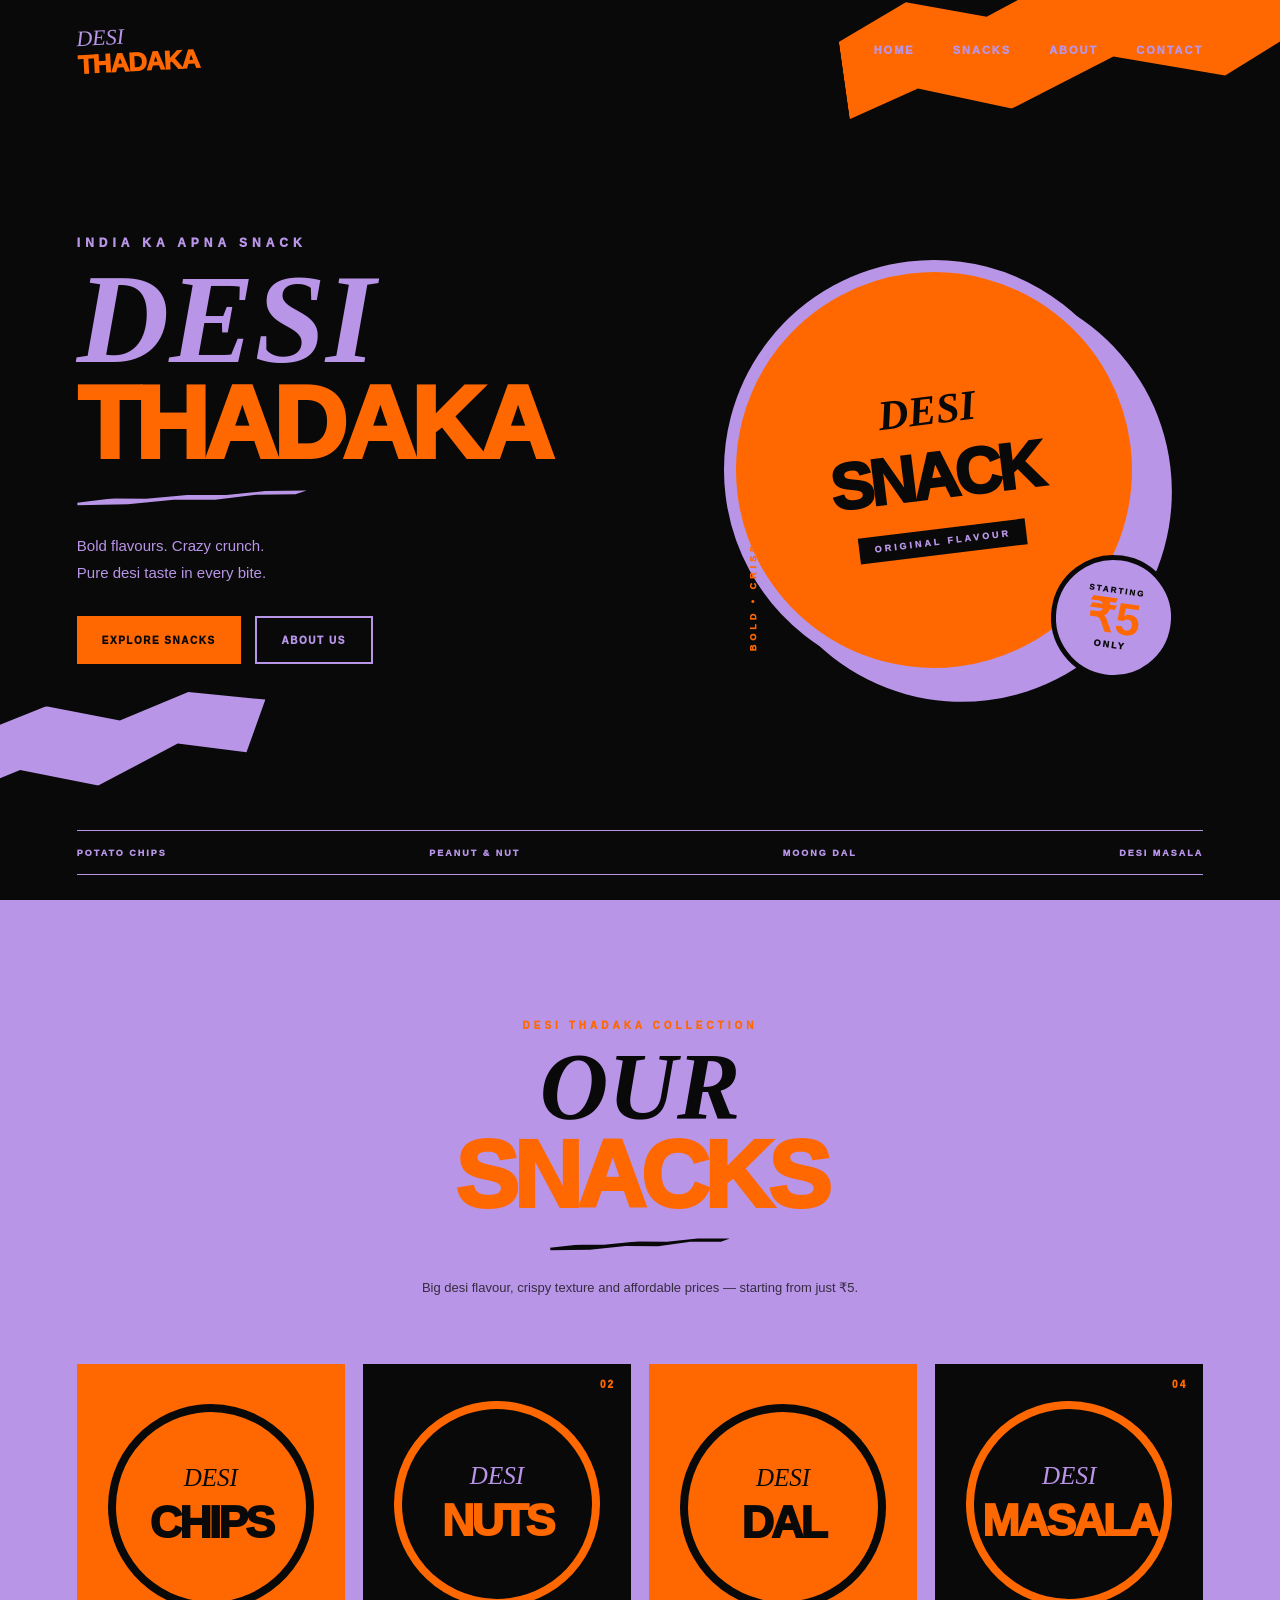
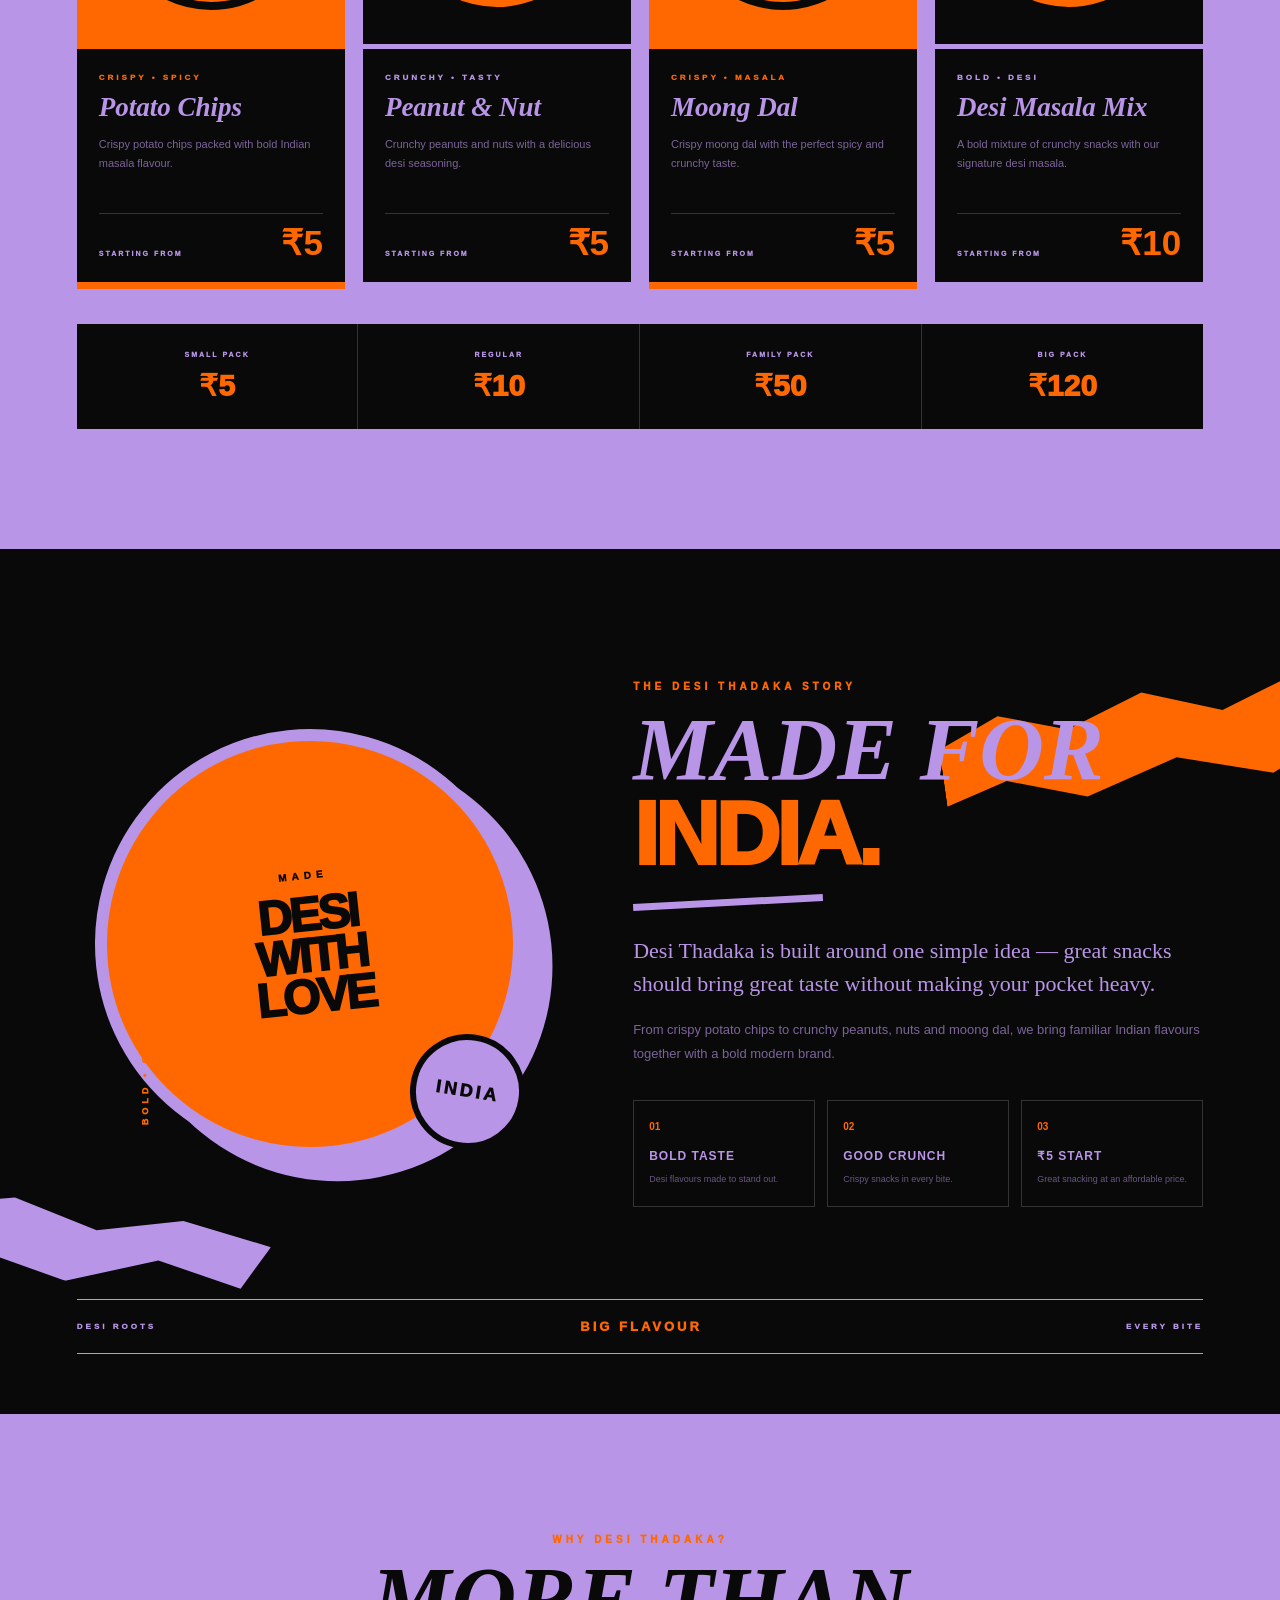
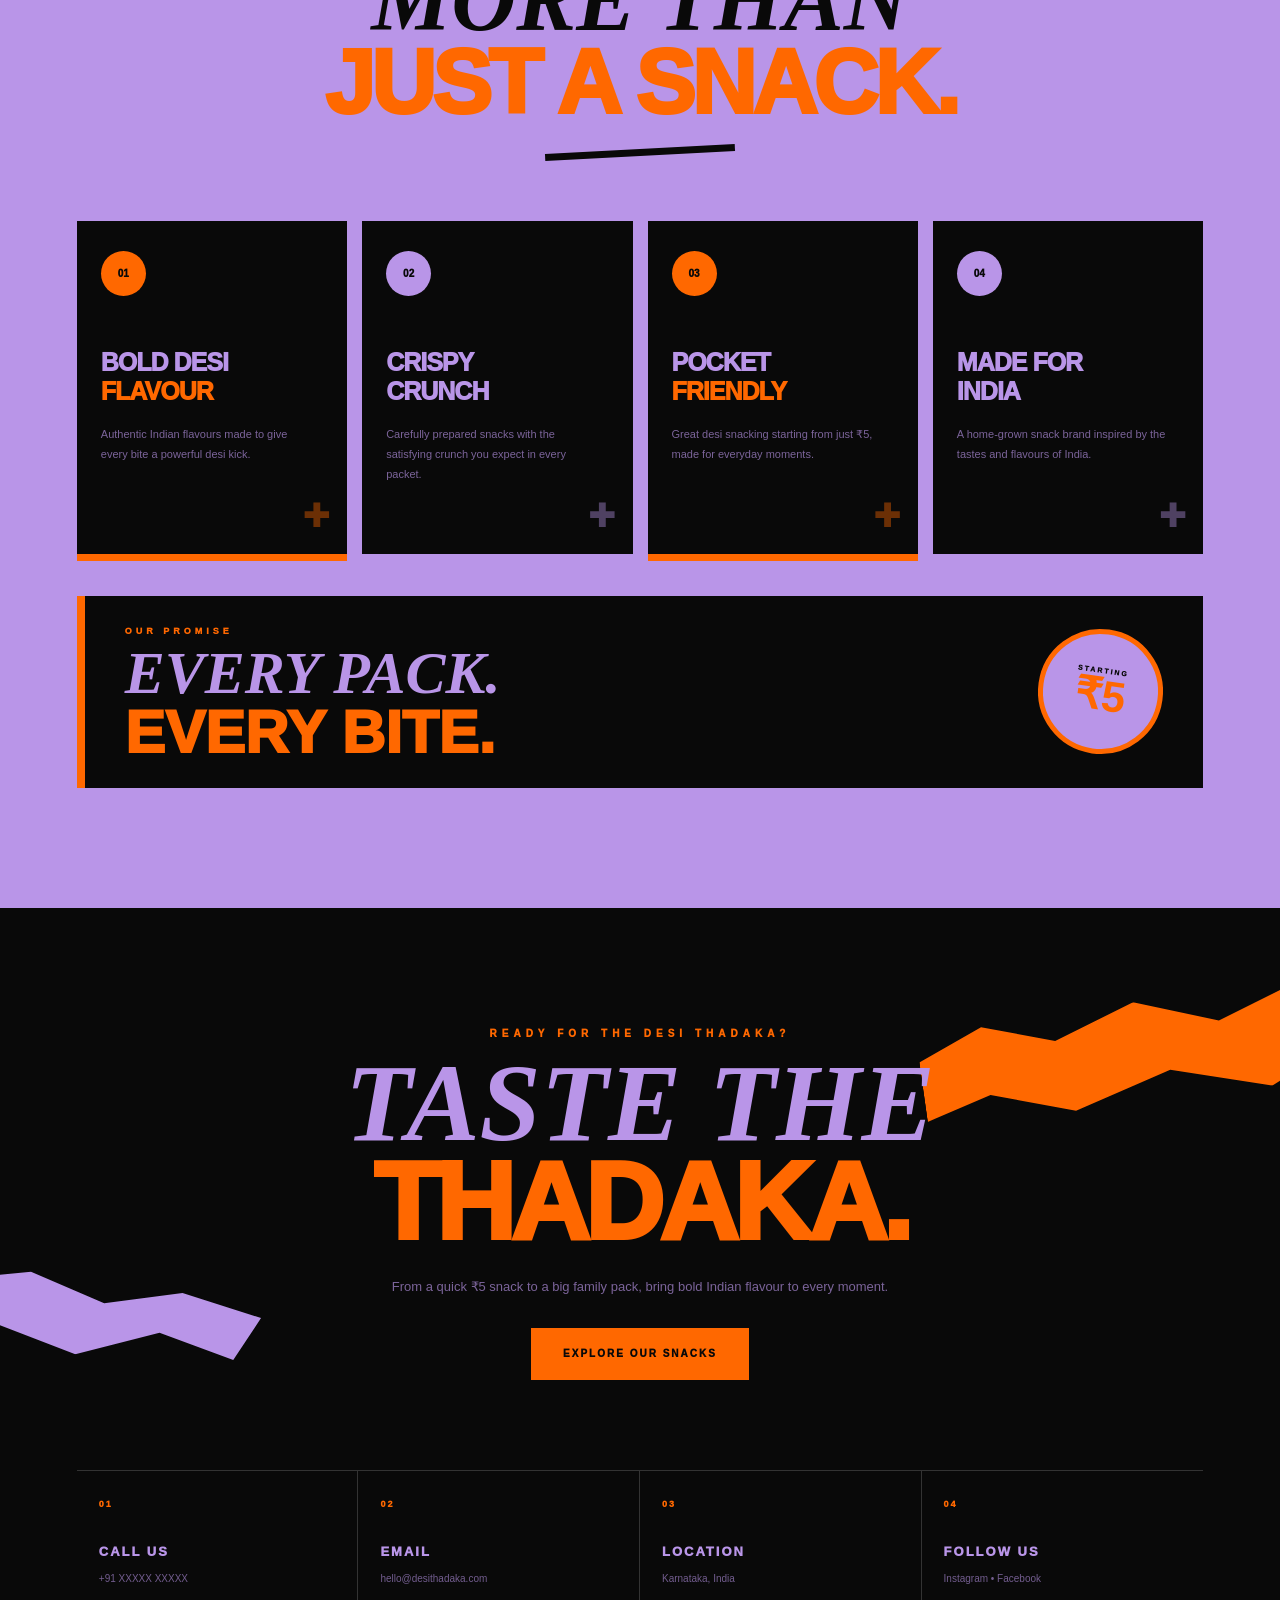
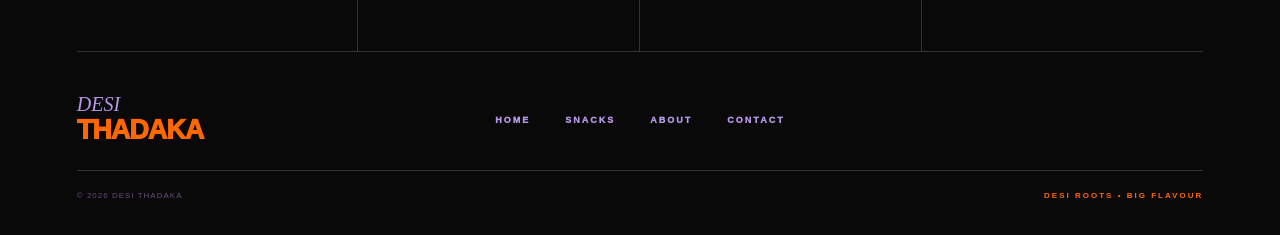
<file: index.html>
<!DOCTYPE html>
<html lang="en">
<head>
    <meta charset="UTF-8">
    <meta name="viewport" content="width=device-width, initial-scale=1.0">

    <title>Desi Thadaka</title>

    <link rel="stylesheet" href="style.css">
</head>

<body>

    <!-- ==============================
         PART 1 — HERO SECTION
    =============================== -->

    <section class="hero">

        <!-- Decorative orange shape -->
        <div class="hero-orange-shape"></div>

        <!-- Decorative purple shape -->
        <div class="hero-purple-shape"></div>


        <!-- Navigation -->

        <header class="navbar">

            <div class="logo">
                <span>DESI</span>
                <strong>THADAKA</strong>
            </div>

            <nav class="nav-links">

                <a href="#">HOME</a>
                <a href="#">SNACKS</a>
                <a href="#">ABOUT</a>
                <a href="#">CONTACT</a>

            </nav>

            <div class="menu-box">
                ☰
            </div>

        </header>


        <!-- Hero Content -->

        <div class="hero-content">

            <div class="hero-text">

                <p class="small-title">
                    INDIA KA APNA SNACK
                </p>

                <h1>
                    DESI
                    <span>THADAKA</span>
                </h1>

                <div class="brush-line"></div>

                <p class="hero-description">
                    Bold flavours. Crazy crunch.
                    <br>
                    Pure desi taste in every bite.
                </p>

                <div class="hero-buttons">

                    <a href="#" class="primary-btn">
                        EXPLORE SNACKS
                    </a>

                    <a href="#" class="secondary-btn">
                        ABOUT US
                    </a>

                </div>

            </div>


            <!-- Product Visual -->

            <div class="hero-product">

                <div class="product-circle">

                    <div class="product-name">
                        DESI
                    </div>

                    <div class="product-main">
                        SNACK
                    </div>

                    <div class="product-sub">
                        ORIGINAL FLAVOUR
                    </div>

                </div>


                <!-- Price -->

                <div class="price-badge">

                    <small>
                        STARTING
                    </small>

                    <strong>
                        ₹5
                    </strong>

                    <span>
                        ONLY
                    </span>

                </div>


                <!-- Decorative text -->

                <div class="vertical-text">
                    BOLD • CRISPY • DESI
                </div>

            </div>

        </div>


        <!-- Bottom Strip -->

        <div class="hero-bottom">

            <span>
                POTATO CHIPS
            </span>

            <span>
                PEANUT & NUT
            </span>

            <span>
                MOONG DAL
            </span>

            <span>
                DESI MASALA
            </span>

        </div>

    </section>

</body>
</html>
<!-- =========================================
     PART 2 — OUR SNACKS
========================================= -->

<section class="snacks-section">

    <div class="snacks-heading">

        <p>DESI THADAKA COLLECTION</p>

        <h2>
            OUR
            <span>SNACKS</span>
        </h2>

        <div class="heading-line"></div>

        <p class="snacks-intro">
            Big desi flavour, crispy texture and
            affordable prices — starting from just ₹5.
        </p>

    </div>


    <div class="snacks-grid">


        <!-- Potato Chips -->

        <article class="snack-card orange-card">

            <div class="snack-number">
                01
            </div>

            <div class="snack-visual potato">

                <div class="snack-circle-text">
                    DESI
                </div>

                <div class="snack-visual-title">
                    CHIPS
                </div>

            </div>

            <div class="snack-details">

                <p class="snack-category">
                    CRISPY • SPICY
                </p>

                <h3>
                    Potato Chips
                </h3>

                <p>
                    Crispy potato chips packed with
                    bold Indian masala flavour.
                </p>

                <div class="snack-price">

                    <span>STARTING FROM</span>

                    <strong>₹5</strong>

                </div>

            </div>

        </article>


        <!-- Peanut & Nut -->

        <article class="snack-card purple-card">

            <div class="snack-number">
                02
            </div>

            <div class="snack-visual peanut">

                <div class="snack-circle-text">
                    DESI
                </div>

                <div class="snack-visual-title">
                    NUTS
                </div>

            </div>

            <div class="snack-details">

                <p class="snack-category">
                    CRUNCHY • TASTY
                </p>

                <h3>
                    Peanut & Nut
                </h3>

                <p>
                    Crunchy peanuts and nuts with
                    a delicious desi seasoning.
                </p>

                <div class="snack-price">

                    <span>STARTING FROM</span>

                    <strong>₹5</strong>

                </div>

            </div>

        </article>


        <!-- Moong Dal -->

        <article class="snack-card orange-card">

            <div class="snack-number">
                03
            </div>

            <div class="snack-visual moong">

                <div class="snack-circle-text">
                    DESI
                </div>

                <div class="snack-visual-title">
                    DAL
                </div>

            </div>

            <div class="snack-details">

                <p class="snack-category">
                    CRISPY • MASALA
                </p>

                <h3>
                    Moong Dal
                </h3>

                <p>
                    Crispy moong dal with the perfect
                    spicy and crunchy taste.
                </p>

                <div class="snack-price">

                    <span>STARTING FROM</span>

                    <strong>₹5</strong>

                </div>

            </div>

        </article>


        <!-- Desi Masala -->

        <article class="snack-card purple-card">

            <div class="snack-number">
                04
            </div>

            <div class="snack-visual masala">

                <div class="snack-circle-text">
                    DESI
                </div>

                <div class="snack-visual-title">
                    MASALA
                </div>

            </div>

            <div class="snack-details">

                <p class="snack-category">
                    BOLD • DESI
                </p>

                <h3>
                    Desi Masala Mix
                </h3>

                <p>
                    A bold mixture of crunchy snacks
                    with our signature desi masala.
                </p>

                <div class="snack-price">

                    <span>STARTING FROM</span>

                    <strong>₹10</strong>

                </div>

            </div>

        </article>

    </div>


    <!-- Price Strip -->

    <div class="price-strip">

        <div>
            <span>SMALL PACK</span>
            <strong>₹5</strong>
        </div>

        <div>
            <span>REGULAR</span>
            <strong>₹10</strong>
        </div>

        <div>
            <span>FAMILY PACK</span>
            <strong>₹50</strong>
        </div>

        <div>
            <span>BIG PACK</span>
            <strong>₹120</strong>
        </div>

    </div>

</section>
<!-- =========================================
     PART 3 — ABOUT DESI THADAKA
========================================= -->

<section class="about-section">

    <!-- Decorative Elements -->
    <div class="about-orange-shape"></div>
    <div class="about-purple-shape"></div>


    <div class="about-container">

        <!-- Left Visual -->

        <div class="about-visual">

            <div class="about-circle">

                <span class="circle-small">
                    MADE
                </span>

                <span class="circle-big">
                    DESI
                </span>

                <span class="circle-big">
                    WITH
                </span>

                <span class="circle-big">
                    LOVE
                </span>

            </div>

            <div class="about-stamp">
                INDIA
            </div>

            <div class="about-side-text">
                BOLD • CRISPY • DESI
            </div>

        </div>


        <!-- Right Content -->

        <div class="about-content">

            <p class="about-label">
                THE DESI THADAKA STORY
            </p>

            <h2>
                MADE FOR
                <span>INDIA.</span>
            </h2>

            <div class="about-line"></div>

            <p class="about-main-text">
                Desi Thadaka is built around one simple idea —
                great snacks should bring great taste without
                making your pocket heavy.
            </p>

            <p class="about-text">
                From crispy potato chips to crunchy peanuts,
                nuts and moong dal, we bring familiar Indian
                flavours together with a bold modern brand.
            </p>


            <!-- Three Values -->

            <div class="about-values">

                <div class="value-box">

                    <strong>
                        01
                    </strong>

                    <h3>
                        BOLD TASTE
                    </h3>

                    <p>
                        Desi flavours made to stand out.
                    </p>

                </div>


                <div class="value-box">

                    <strong>
                        02
                    </strong>

                    <h3>
                        GOOD CRUNCH
                    </h3>

                    <p>
                        Crispy snacks in every bite.
                    </p>

                </div>


                <div class="value-box">

                    <strong>
                        03
                    </strong>

                    <h3>
                        ₹5 START
                    </h3>

                    <p>
                        Great snacking at an affordable price.
                    </p>

                </div>

            </div>

        </div>

    </div>


    <!-- Bottom Statement -->

    <div class="about-bottom">

        <span>
            DESI ROOTS
        </span>

        <strong>
            BIG FLAVOUR
        </strong>

        <span>
            EVERY BITE
        </span>

    </div>

</section>
<!-- =========================================
     PART 4 — WHY CHOOSE US
========================================= -->

<section class="why-section">

    <div class="why-container">

        <!-- Heading -->

        <div class="why-heading">

            <p>WHY DESI THADAKA?</p>

            <h2>
                MORE THAN
                <span>JUST A SNACK.</span>
            </h2>

            <div class="why-line"></div>

        </div>


        <!-- Features -->

        <div class="why-grid">

            <!-- Feature 1 -->

            <div class="why-card">

                <div class="why-icon">
                    01
                </div>

                <h3>
                    BOLD DESI
                    <span>FLAVOUR</span>
                </h3>

                <p>
                    Authentic Indian flavours made
                    to give every bite a powerful
                    desi kick.
                </p>

                <div class="card-mark">
                    +
                </div>

            </div>


            <!-- Feature 2 -->

            <div class="why-card purple-feature">

                <div class="why-icon">
                    02
                </div>

                <h3>
                    CRISPY
                    <span>CRUNCH</span>
                </h3>

                <p>
                    Carefully prepared snacks with
                    the satisfying crunch you expect
                    in every packet.
                </p>

                <div class="card-mark">
                    +
                </div>

            </div>


            <!-- Feature 3 -->

            <div class="why-card">

                <div class="why-icon">
                    03
                </div>

                <h3>
                    POCKET
                    <span>FRIENDLY</span>
                </h3>

                <p>
                    Great desi snacking starting
                    from just ₹5, made for everyday
                    moments.
                </p>

                <div class="card-mark">
                    +
                </div>

            </div>


            <!-- Feature 4 -->

            <div class="why-card purple-feature">

                <div class="why-icon">
                    04
                </div>

                <h3>
                    MADE FOR
                    <span>INDIA</span>
                </h3>

                <p>
                    A home-grown snack brand inspired
                    by the tastes and flavours of India.
                </p>

                <div class="card-mark">
                    +
                </div>

            </div>

        </div>


        <!-- Big Statement -->

        <div class="why-statement">

            <div class="statement-left">

                <p>
                    OUR PROMISE
                </p>

                <h3>
                    EVERY PACK.
                    <span>EVERY BITE.</span>
                </h3>

            </div>

            <div class="statement-right">

                <div class="round-price">

                    <small>
                        STARTING
                    </small>

                    <strong>
                        ₹5
                    </strong>

                </div>

            </div>

        </div>

    </div>

</section>
<!-- =========================================
     PART 5 — CONTACT + CTA + FOOTER
========================================= -->

<section class="contact-section">

    <!-- Decorative Shapes -->
    <div class="contact-orange-shape"></div>
    <div class="contact-purple-shape"></div>

    <div class="contact-container">

        <!-- Final CTA -->

        <div class="final-cta">

            <p class="cta-label">
                READY FOR THE DESI THADAKA?
            </p>

            <h2>
                TASTE THE
                <span>THADAKA.</span>
            </h2>

            <p class="cta-text">
                From a quick ₹5 snack to a big family pack,
                bring bold Indian flavour to every moment.
            </p>

            <a href="#" class="cta-button">
                EXPLORE OUR SNACKS
            </a>

        </div>


        <!-- Contact Information -->

        <div class="contact-grid">

            <div class="contact-box">

                <span class="contact-number">
                    01
                </span>

                <h3>
                    CALL US
                </h3>

                <p>
                    +91 XXXXX XXXXX
                </p>

            </div>


            <div class="contact-box">

                <span class="contact-number">
                    02
                </span>

                <h3>
                    EMAIL
                </h3>

                <p>
                    hello@desithadaka.com
                </p>

            </div>


            <div class="contact-box">

                <span class="contact-number">
                    03
                </span>

                <h3>
                    LOCATION
                </h3>

                <p>
                    Karnataka, India
                </p>

            </div>


            <div class="contact-box">

                <span class="contact-number">
                    04
                </span>

                <h3>
                    FOLLOW US
                </h3>

                <p>
                    Instagram • Facebook
                </p>

            </div>

        </div>


        <!-- Footer -->

        <footer class="footer">

            <div class="footer-logo">

                <span>
                    DESI
                </span>

                <strong>
                    THADAKA
                </strong>

            </div>


            <div class="footer-links">

                <a href="#">HOME</a>
                <a href="#">SNACKS</a>
                <a href="#">ABOUT</a>
                <a href="#">CONTACT</a>

            </div>


            <div class="footer-bottom">

                <span>
                    © 2026 DESI THADAKA
                </span>

                <strong>
                    DESI ROOTS • BIG FLAVOUR
                </strong>

            </div>

        </footer>

    </div>

</section>
</file>
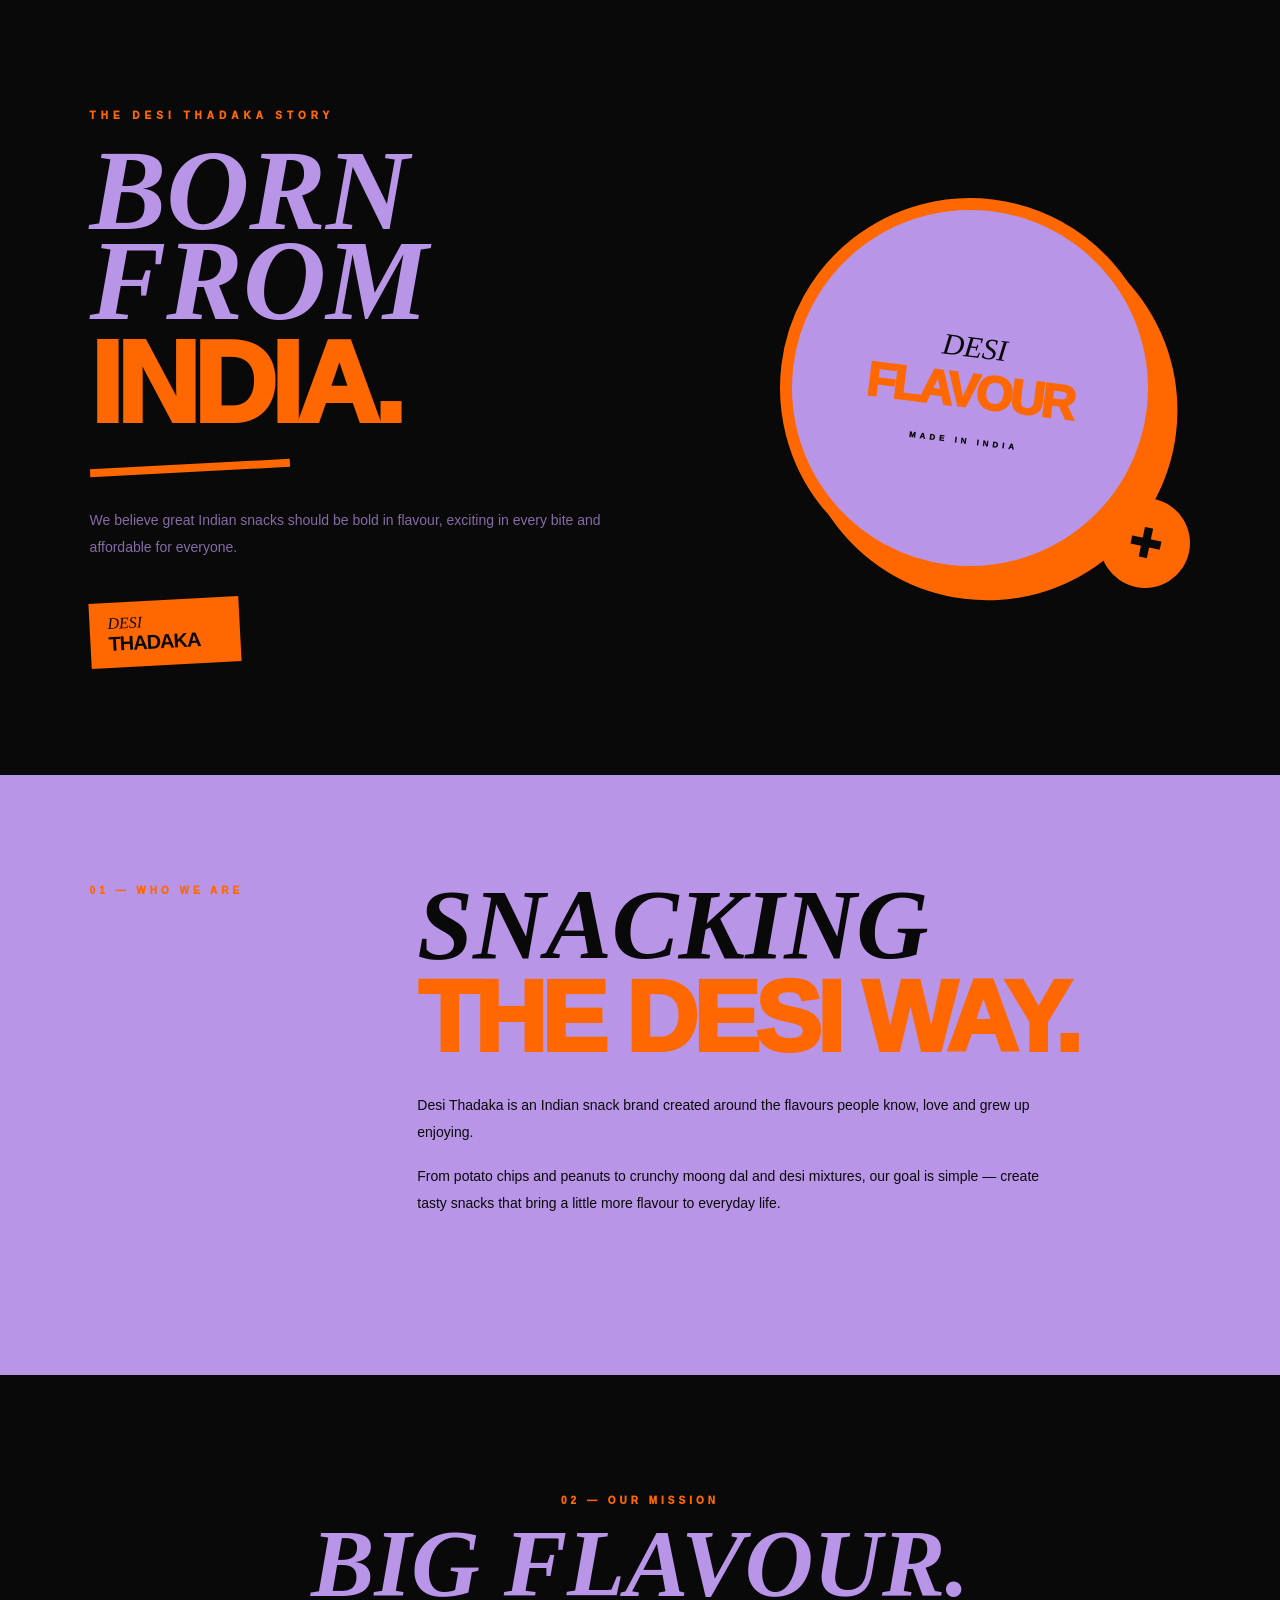
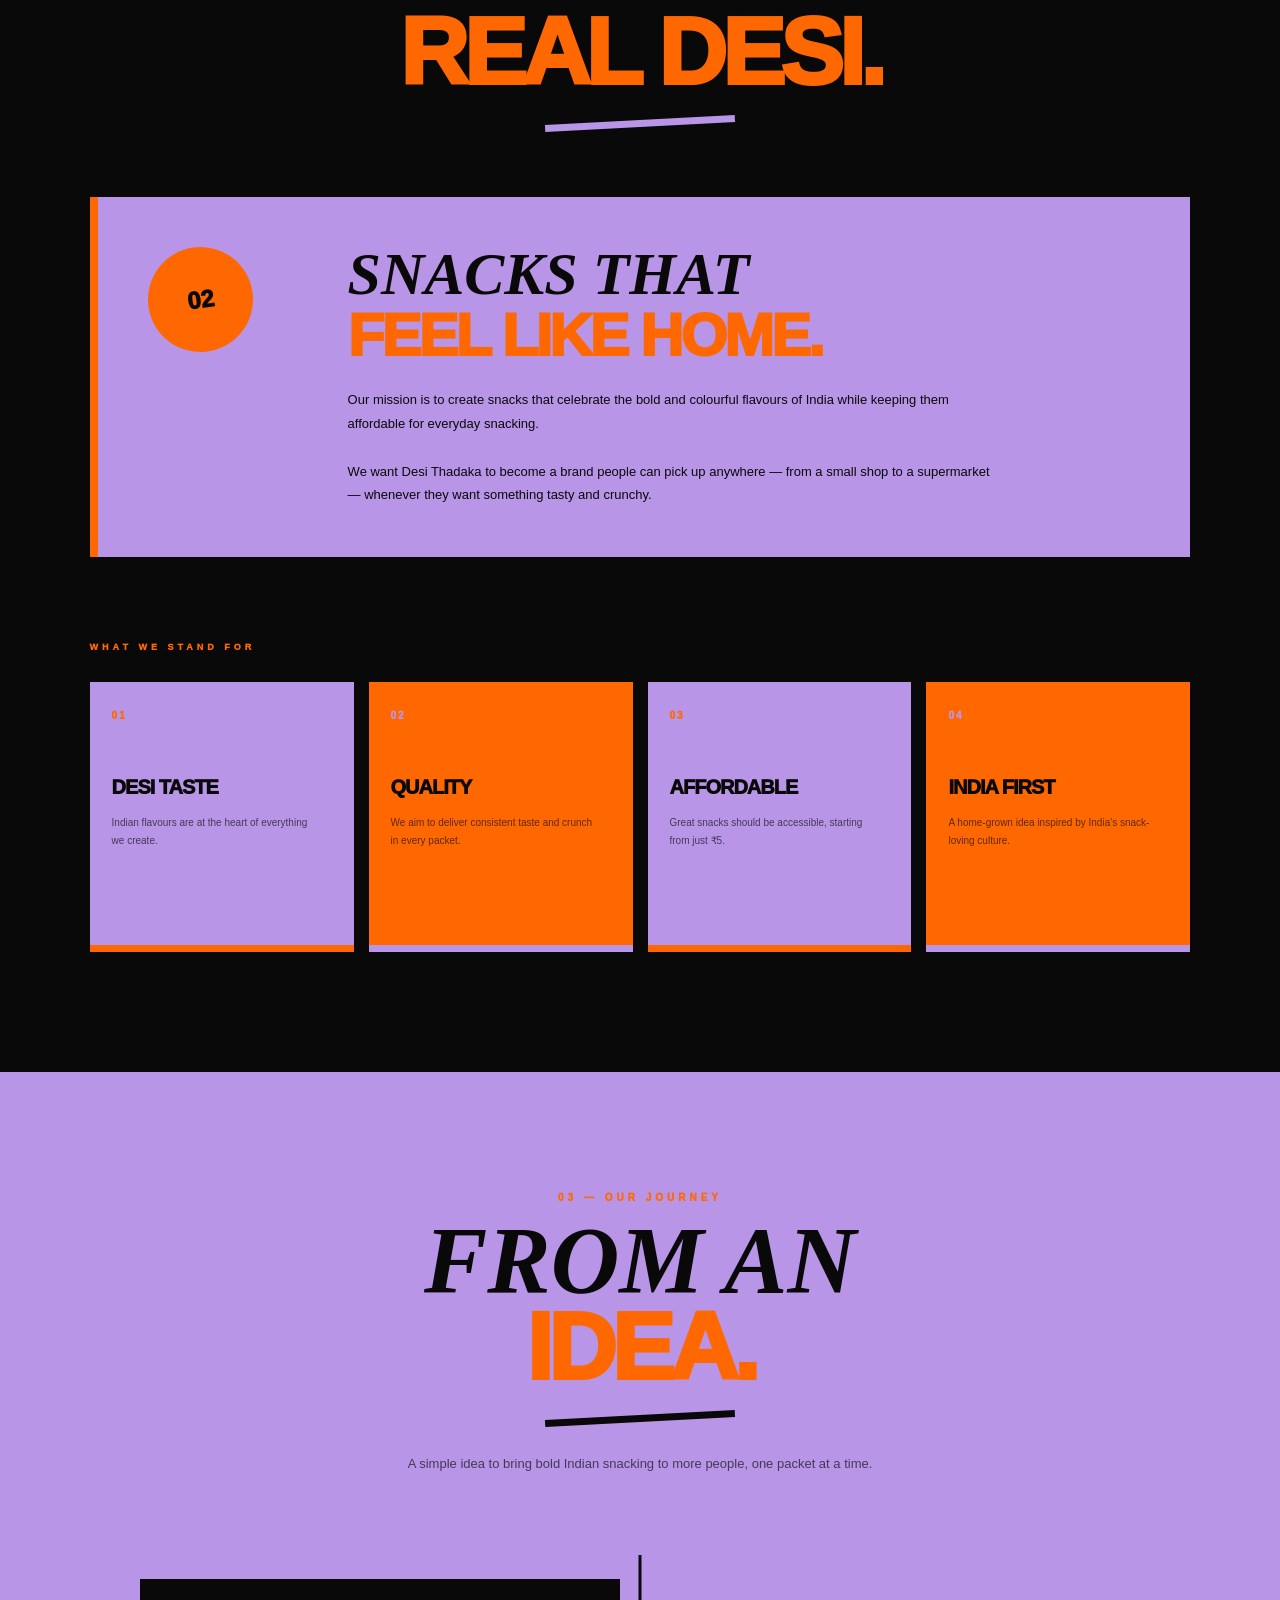
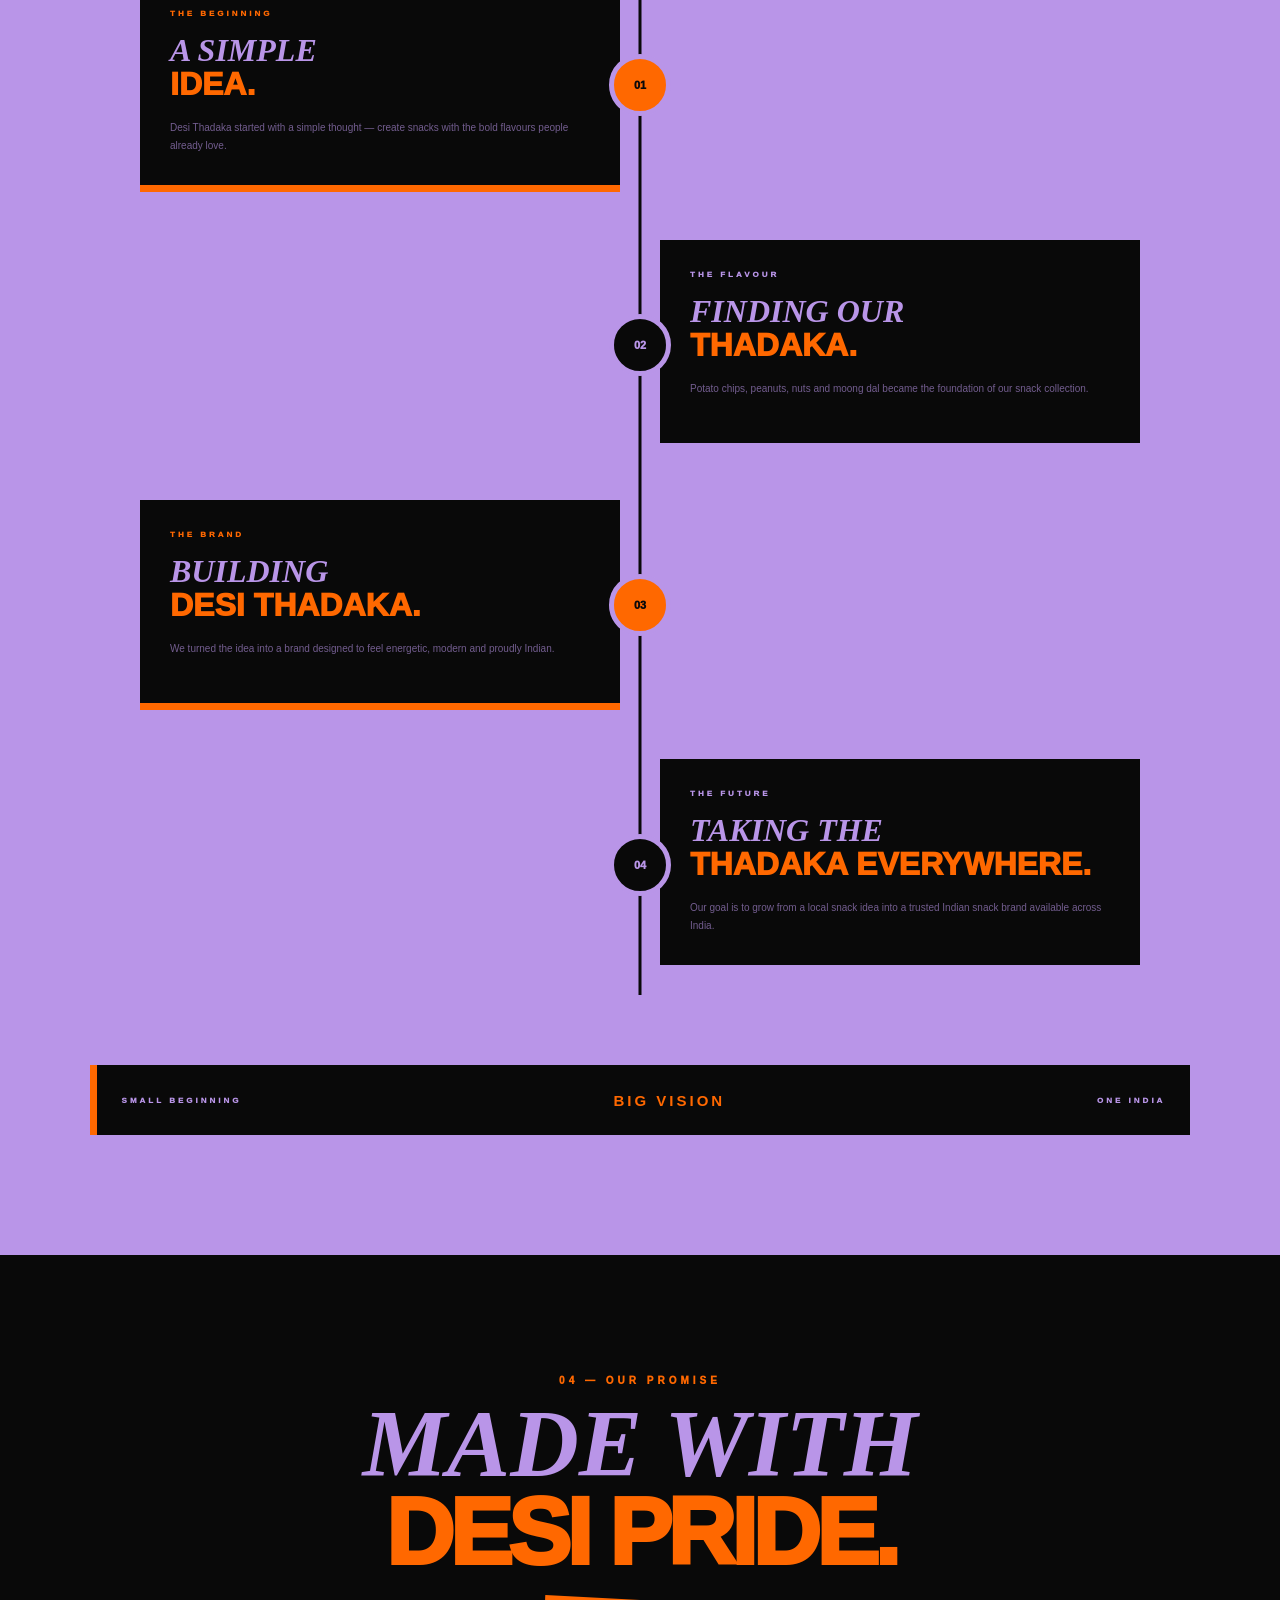
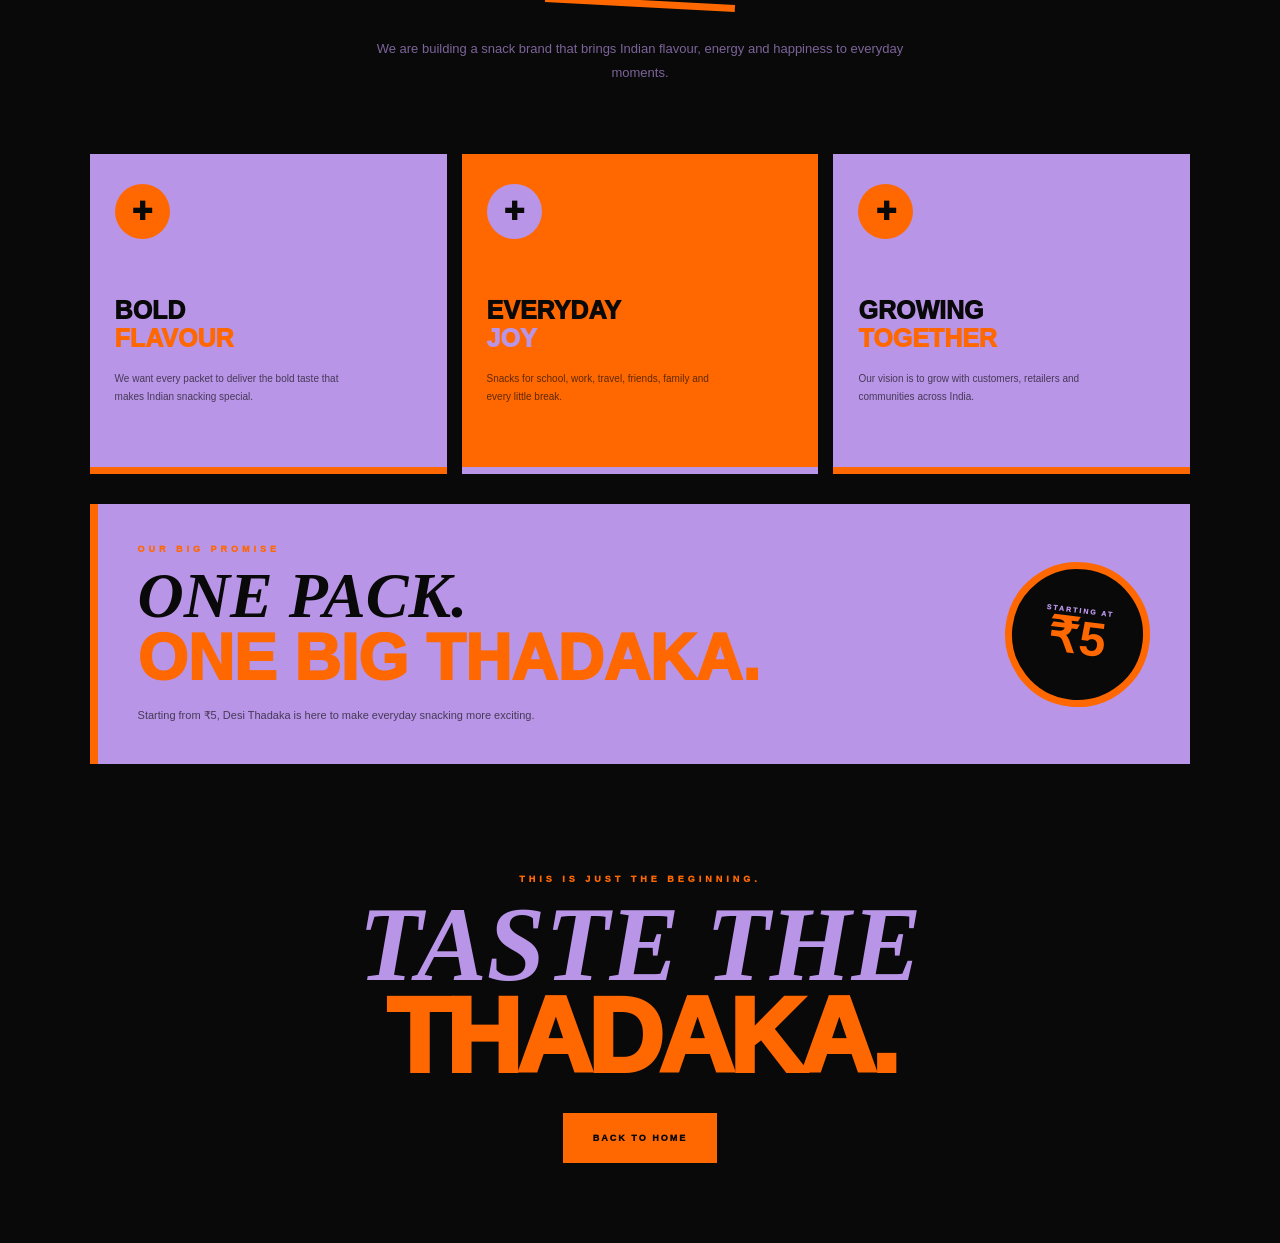
<file: about/index.html>
<!DOCTYPE html>
<html lang="en">

<head>
    <meta charset="UTF-8">

    <meta name="viewport"
          content="width=device-width, initial-scale=1.0">

    <title>About Us | Desi Thadaka</title>

    <link rel="stylesheet" href="style.css">
</head>

<body>

    <!-- =================================
         PART 1 — ABOUT HERO
    ================================== -->

    <section class="about-hero">

        <div class="hero-content">

            <p class="hero-label">
                THE DESI THADAKA STORY
            </p>

            <h1>
                BORN FROM
                <span>INDIA.</span>
            </h1>

            <div class="hero-line"></div>

            <p class="hero-description">
                We believe great Indian snacks should be
                bold in flavour, exciting in every bite
                and affordable for everyone.
            </p>

            <div class="hero-badge">
                <span>DESI</span>
                <strong>THADAKA</strong>
            </div>

        </div>


        <!-- Decorative Graphic -->

        <div class="hero-graphic">

            <div class="graphic-circle">

                <span>DESI</span>
                <strong>FLAVOUR</strong>

                <small>
                    MADE IN INDIA
                </small>

            </div>

            <div class="graphic-star">
                +
            </div>

        </div>

    </section>


    <!-- =================================
         PART 1 — INTRO
    ================================== -->

    <section class="about-intro">

        <div class="intro-label">
            01 — WHO WE ARE
        </div>

        <div class="intro-content">

            <h2>
                SNACKING
                <span>THE DESI WAY.</span>
            </h2>

            <p>
                Desi Thadaka is an Indian snack brand
                created around the flavours people know,
                love and grew up enjoying.
            </p>

            <p>
                From potato chips and peanuts to crunchy
                moong dal and desi mixtures, our goal is
                simple — create tasty snacks that bring
                a little more flavour to everyday life.
            </p>

        </div>

    </section>

</body>

</html>
<!-- =========================================
     PART 2 — OUR MISSION & VALUES
========================================= -->

<section class="mission-section">

    <div class="mission-container">

        <!-- Section Heading -->

        <div class="mission-heading">

            <p>02 — OUR MISSION</p>

            <h2>
                BIG FLAVOUR.
                <span>REAL DESI.</span>
            </h2>

            <div class="mission-line"></div>

        </div>


        <!-- Mission Content -->

        <div class="mission-content">

            <div class="mission-number">
                02
            </div>

            <div class="mission-text">

                <h3>
                    SNACKS THAT
                    <span>FEEL LIKE HOME.</span>
                </h3>

                <p>
                    Our mission is to create snacks that
                    celebrate the bold and colourful flavours
                    of India while keeping them affordable
                    for everyday snacking.
                </p>

                <p>
                    We want Desi Thadaka to become a brand
                    people can pick up anywhere — from a
                    small shop to a supermarket — whenever
                    they want something tasty and crunchy.
                </p>

            </div>

        </div>


        <!-- Values -->

        <div class="values-heading">

            <p>WHAT WE STAND FOR</p>

        </div>


        <div class="values-grid">

            <div class="about-value">

                <span>01</span>

                <h3>
                    DESI TASTE
                </h3>

                <p>
                    Indian flavours are at the heart
                    of everything we create.
                </p>

            </div>


            <div class="about-value purple-value">

                <span>02</span>

                <h3>
                    QUALITY
                </h3>

                <p>
                    We aim to deliver consistent taste
                    and crunch in every packet.
                </p>

            </div>


            <div class="about-value">

                <span>03</span>

                <h3>
                    AFFORDABLE
                </h3>

                <p>
                    Great snacks should be accessible,
                    starting from just ₹5.
                </p>

            </div>


            <div class="about-value purple-value">

                <span>04</span>

                <h3>
                    INDIA FIRST
                </h3>

                <p>
                    A home-grown idea inspired by
                    India's snack-loving culture.
                </p>

            </div>

        </div>

    </div>

</section>
<!-- =========================================
     PART 3 — OUR JOURNEY
========================================= -->

<section class="journey-section">

    <div class="journey-container">

        <!-- Heading -->

        <div class="journey-heading">

            <p>03 — OUR JOURNEY</p>

            <h2>
                FROM AN
                <span>IDEA.</span>
            </h2>

            <div class="journey-line"></div>

            <p class="journey-intro">
                A simple idea to bring bold Indian snacking
                to more people, one packet at a time.
            </p>

        </div>


        <!-- Journey Timeline -->

        <div class="journey-timeline">

            <!-- Step 1 -->

            <div class="journey-item">

                <div class="journey-year">
                    01
                </div>

                <div class="journey-dot"></div>

                <div class="journey-card">

                    <p>THE BEGINNING</p>

                    <h3>
                        A SIMPLE
                        <span>IDEA.</span>
                    </h3>

                    <p>
                        Desi Thadaka started with a simple
                        thought — create snacks with the
                        bold flavours people already love.
                    </p>

                </div>

            </div>


            <!-- Step 2 -->

            <div class="journey-item reverse">

                <div class="journey-year">
                    02
                </div>

                <div class="journey-dot"></div>

                <div class="journey-card">

                    <p>THE FLAVOUR</p>

                    <h3>
                        FINDING OUR
                        <span>THADAKA.</span>
                    </h3>

                    <p>
                        Potato chips, peanuts, nuts and
                        moong dal became the foundation
                        of our snack collection.
                    </p>

                </div>

            </div>


            <!-- Step 3 -->

            <div class="journey-item">

                <div class="journey-year">
                    03
                </div>

                <div class="journey-dot"></div>

                <div class="journey-card">

                    <p>THE BRAND</p>

                    <h3>
                        BUILDING
                        <span>DESI THADAKA.</span>
                    </h3>

                    <p>
                        We turned the idea into a brand
                        designed to feel energetic,
                        modern and proudly Indian.
                    </p>

                </div>

            </div>


            <!-- Step 4 -->

            <div class="journey-item reverse">

                <div class="journey-year">
                    04
                </div>

                <div class="journey-dot"></div>

                <div class="journey-card">

                    <p>THE FUTURE</p>

                    <h3>
                        TAKING THE
                        <span>THADAKA EVERYWHERE.</span>
                    </h3>

                    <p>
                        Our goal is to grow from a local
                        snack idea into a trusted Indian
                        snack brand available across India.
                    </p>

                </div>

            </div>

        </div>


        <!-- Journey Statement -->

        <div class="journey-statement">

            <span>
                SMALL BEGINNING
            </span>

            <strong>
                BIG VISION
            </strong>

            <span>
                ONE INDIA
            </span>

        </div>

    </div>

</section>
<!-- =========================================
     PART 4 — OUR PROMISE
========================================= -->

<section class="promise-section">

    <div class="promise-container">

        <!-- Heading -->

        <div class="promise-heading">

            <p>04 — OUR PROMISE</p>

            <h2>
                MADE WITH
                <span>DESI PRIDE.</span>
            </h2>

            <div class="promise-line"></div>

            <p class="promise-intro">
                We are building a snack brand that brings
                Indian flavour, energy and happiness to
                everyday moments.
            </p>

        </div>


        <!-- Promise Cards -->

        <div class="promise-grid">

            <div class="promise-card">

                <div class="promise-icon">
                    +
                </div>

                <h3>
                    BOLD
                    <span>FLAVOUR</span>
                </h3>

                <p>
                    We want every packet to deliver the
                    bold taste that makes Indian snacking
                    special.
                </p>

            </div>


            <div class="promise-card purple-promise">

                <div class="promise-icon">
                    +
                </div>

                <h3>
                    EVERYDAY
                    <span>JOY</span>
                </h3>

                <p>
                    Snacks for school, work, travel,
                    friends, family and every little break.
                </p>

            </div>


            <div class="promise-card">

                <div class="promise-icon">
                    +
                </div>

                <h3>
                    GROWING
                    <span>TOGETHER</span>
                </h3>

                <p>
                    Our vision is to grow with customers,
                    retailers and communities across India.
                </p>

            </div>

        </div>


        <!-- Big Promise -->

        <div class="big-promise">

            <div class="big-promise-content">

                <p>
                    OUR BIG PROMISE
                </p>

                <h3>
                    ONE PACK.
                    <span>ONE BIG THADAKA.</span>
                </h3>

                <p class="big-promise-text">
                    Starting from ₹5, Desi Thadaka is
                    here to make everyday snacking
                    more exciting.
                </p>

            </div>

            <div class="promise-price">

                <small>
                    STARTING AT
                </small>

                <strong>
                    ₹5
                </strong>

            </div>

        </div>


        <!-- Final CTA -->

        <div class="about-final">

            <p>
                THIS IS JUST THE BEGINNING.
            </p>

            <h2>
                TASTE THE
                <span>THADAKA.</span>
            </h2>

            <a href="../index.html">
                BACK TO HOME
            </a>

        </div>

    </div>

</section>
</file>
<file: style.css>
/* =========================================
   DESI THADAKA
   PART 1 — HERO
   COLOURS:
   ORANGE
   BLACK
   LIGHT PURPLE

   NO WHITE
========================================= */


/* =========================================
   RESET
========================================= */

* {
    margin: 0;
    padding: 0;
    box-sizing: border-box;
}

html {
    scroll-behavior: smooth;
}

body {
    background: #090909;
    color: #ff6800;

    font-family:
        Arial,
        Helvetica,
        sans-serif;

    overflow-x: hidden;
}


/* =========================================
   HERO
========================================= */

.hero {
    position: relative;

    min-height: 100vh;

    background: #090909;

    overflow: hidden;

    padding: 0 6%;
}


/* =========================================
   DECORATIVE ORANGE SHAPE
========================================= */

.hero-orange-shape {

    position: absolute;

    width: 600px;
    height: 150px;

    top: -45px;
    right: -160px;

    background: #ff6800;

    transform: rotate(-8deg);

    clip-path: polygon(
        0 30%,
        12% 10%,
        25% 27%,
        40% 5%,
        55% 27%,
        70% 8%,
        85% 25%,
        100% 8%,
        96% 75%,
        80% 58%,
        63% 88%,
        45% 65%,
        27% 90%,
        12% 68%,
        0 82%
    );
}


/* =========================================
   DECORATIVE PURPLE SHAPE
========================================= */

.hero-purple-shape {

    position: absolute;

    width: 420px;
    height: 100px;

    left: -150px;
    bottom: 100px;

    background: #b995e8;

    transform: rotate(-7deg);

    clip-path: polygon(
        0 30%,
        15% 8%,
        30% 25%,
        48% 5%,
        65% 28%,
        82% 8%,
        100% 25%,
        94% 75%,
        78% 58%,
        58% 90%,
        40% 65%,
        20% 88%,
        0 68%
    );
}


/* =========================================
   NAVBAR
========================================= */

.navbar {

    position: relative;

    z-index: 10;

    height: 100px;

    display: flex;

    align-items: center;

    justify-content: space-between;

}


/* =========================================
   LOGO
========================================= */

.logo {

    display: flex;

    flex-direction: column;

    line-height: .75;

    transform: rotate(-3deg);

}


.logo span {

    font-family:
        Georgia,
        "Times New Roman",
        serif;

    font-size: 22px;

    font-style: italic;

    color: #b995e8;

}


.logo strong {

    margin-top: 8px;

    font-size: 26px;

    font-weight: 1000;

    letter-spacing: -1px;

    color: #ff6800;

}


/* =========================================
   NAV LINKS
========================================= */

.nav-links {

    display: flex;

    gap: 38px;

}


.nav-links a {

    text-decoration: none;

    color: #b995e8;

    font-size: 11px;

    font-weight: 1000;

    letter-spacing: 2px;

    transition: .2s;

}


.nav-links a:hover {

    color: #ff6800;

}


/* =========================================
   MENU
========================================= */

.menu-box {

    display: none;

    width: 42px;
    height: 42px;

    align-items: center;
    justify-content: center;

    background: #ff6800;

    color: #090909;

    font-size: 19px;

}


/* =========================================
   HERO CONTENT
========================================= */

.hero-content {

    position: relative;

    z-index: 3;

    min-height:
        calc(100vh - 160px);

    display: grid;

    grid-template-columns:
        1fr 1fr;

    align-items: center;

    gap: 50px;

}


/* =========================================
   HERO TEXT
========================================= */

.hero-text {

    padding-bottom: 40px;

}


.small-title {

    color: #b995e8;

    font-size: 12px;

    font-weight: 1000;

    letter-spacing: 5px;

    margin-bottom: 20px;

}


.hero-text h1 {

    font-family:
        Georgia,
        "Times New Roman",
        serif;

    font-size:
        clamp(70px, 10vw, 135px);

    line-height: .78;

    font-style: italic;

    color: #b995e8;

}


.hero-text h1 span {

    display: block;

    margin-top: 15px;

    font-family:
        Arial,
        Helvetica,
        sans-serif;

    font-style: normal;

    font-size:
        clamp(55px, 8vw, 110px);

    font-weight: 1000;

    letter-spacing: -5px;

    color: #ff6800;

}


/* =========================================
   BRUSH LINE
========================================= */

.brush-line {

    width: 230px;
    height: 8px;

    margin: 30px 0;

    background: #b995e8;

    transform: rotate(-3deg);

    clip-path: polygon(
        0 35%,
        15% 5%,
        30% 30%,
        48% 8%,
        65% 35%,
        82% 10%,
        100% 30%,
        95% 70%,
        78% 52%,
        60% 88%,
        42% 60%,
        22% 85%,
        0 65%
    );
}


/* =========================================
   DESCRIPTION
========================================= */

.hero-description {

    color: #b995e8;

    font-size: 15px;

    line-height: 1.8;

    max-width: 450px;

}


/* =========================================
   BUTTONS
========================================= */

.hero-buttons {

    display: flex;

    gap: 14px;

    margin-top: 30px;

}


.primary-btn,
.secondary-btn {

    display: inline-flex;

    align-items: center;

    justify-content: center;

    min-height: 48px;

    padding:
        0 25px;

    text-decoration: none;

    font-size: 10px;

    font-weight: 1000;

    letter-spacing: 1.5px;

}


.primary-btn {

    background: #ff6800;

    color: #090909;

}


.secondary-btn {

    border: 2px solid #b995e8;

    color: #b995e8;

}


.primary-btn:hover {

    background: #b995e8;

}


.secondary-btn:hover {

    background: #b995e8;

    color: #090909;

}


/* =========================================
   PRODUCT VISUAL
========================================= */

.hero-product {

    position: relative;

    min-height: 550px;

    display: flex;

    align-items: center;

    justify-content: center;

}


/* =========================================
   PRODUCT CIRCLE
========================================= */

.product-circle {

    position: relative;

    width: 420px;
    height: 420px;

    border-radius: 50%;

    background: #ff6800;

    border:
        12px solid #b995e8;

    display: flex;

    flex-direction: column;

    align-items: center;

    justify-content: center;

    transform: rotate(-7deg);

    box-shadow:
        25px 25px 0 #b995e8;

}


/* =========================================
   PRODUCT TEXT
========================================= */

.product-name {

    color: #090909;

    font-family:
        Georgia,
        "Times New Roman",
        serif;

    font-size: 42px;

    font-style: italic;

    font-weight: 900;

}


.product-main {

    margin-top: 5px;

    color: #090909;

    font-size: 65px;

    font-weight: 1000;

    letter-spacing: -4px;

}


.product-sub {

    margin-top: 15px;

    padding:
        8px 15px;

    background: #090909;

    color: #b995e8;

    font-size: 9px;

    font-weight: 1000;

    letter-spacing: 3px;

}


/* =========================================
   PRICE BADGE
========================================= */

.price-badge {

    position: absolute;

    right: 5%;

    bottom: 65px;

    width: 125px;
    height: 125px;

    border-radius: 50%;

    background: #b995e8;

    border: 5px solid #090909;

    display: flex;

    flex-direction: column;

    align-items: center;

    justify-content: center;

    transform: rotate(8deg);

    z-index: 5;

}


.price-badge small {

    color: #090909;

    font-size: 8px;

    font-weight: 1000;

    letter-spacing: 2px;

}


.price-badge strong {

    color: #ff6800;

    font-size: 45px;

    line-height: 1;

}


.price-badge span {

    color: #090909;

    font-size: 9px;

    font-weight: 1000;

    letter-spacing: 2px;

}


/* =========================================
   VERTICAL TEXT
========================================= */

.vertical-text {

    position: absolute;

    left: 0;

    top: 50%;

    color: #ff6800;

    font-size: 9px;

    font-weight: 1000;

    letter-spacing: 4px;

    transform:
        rotate(-90deg)
        translateX(-50%);

}


/* =========================================
   BOTTOM STRIP
========================================= */

.hero-bottom {

    position: absolute;

    z-index: 5;

    left: 6%;
    right: 6%;
    bottom: 25px;

    min-height: 45px;

    border-top:
        1px solid #b995e8;

    border-bottom:
        1px solid #b995e8;

    display: flex;

    align-items: center;

    justify-content: space-between;

}


.hero-bottom span {

    color: #b995e8;

    font-size: 9px;

    font-weight: 1000;

    letter-spacing: 2px;

}


/* =========================================
   TABLET
========================================= */

@media (max-width: 950px) {

    .hero-content {

        grid-template-columns: 1fr;

        text-align: center;

        padding-top: 40px;

    }


    .hero-text {

        padding-bottom: 0;

    }


    .brush-line {

        margin-left: auto;
        margin-right: auto;

    }


    .hero-description {

        margin: auto;

    }


    .hero-buttons {

        justify-content: center;

    }


    .hero-product {

        min-height: 450px;

    }


    .product-circle {

        width: 330px;
        height: 330px;

    }


    .product-main {

        font-size: 50px;

    }


    .vertical-text {

        display: none;

    }


    .hero-bottom {

        display: none;

    }

}


/* =========================================
   MOBILE
========================================= */

@media (max-width: 600px) {

    .hero {

        padding: 0 20px;

    }


    .navbar {

        height: 80px;

    }


    .nav-links {

        display: none;

    }


    .menu-box {

        display: flex;

    }


    .hero-content {

        min-height:
            calc(100vh - 80px);

        gap: 20px;

        padding-top: 30px;

        padding-bottom: 40px;

    }


    .small-title {

        font-size: 9px;

        letter-spacing: 3px;

    }


    .hero-text h1 {

        font-size: 62px;

    }


    .hero-text h1 span {

        font-size: 48px;

        letter-spacing: -3px;

    }


    .hero-description {

        font-size: 12px;

    }


    .hero-buttons {

        flex-direction: column;

        align-items: center;

    }


    .primary-btn,
    .secondary-btn {

        width: 190px;

    }


    .hero-product {

        min-height: 330px;

    }


    .product-circle {

        width: 250px;
        height: 250px;

        border-width: 8px;

        box-shadow:
            15px 15px 0 #b995e8;

    }


    .product-name {

        font-size: 26px;

    }


    .product-main {

        font-size: 39px;

        letter-spacing: -2px;

    }


    .product-sub {

        font-size: 6px;

        letter-spacing: 2px;

    }


    .price-badge {

        width: 90px;
        height: 90px;

        right: 5px;

        bottom: 15px;

        border-width: 4px;

    }


    .price-badge strong {

        font-size: 31px;

    }


    .price-badge small {

        font-size: 6px;

    }


    .price-badge span {

        font-size: 7px;

    }


    .hero-orange-shape {

        width: 350px;

        height: 100px;

        right: -150px;

    }


    .hero-purple-shape {

        width: 280px;

        height: 70px;

        left: -150px;

    }

}
/* =========================================
   DESI THADAKA
   PART 2 — SNACKS
   ORANGE + BLACK + LIGHT PURPLE
   NO WHITE
========================================= */


/* =========================================
   MAIN SECTION
========================================= */

.snacks-section {

    position: relative;

    padding: 120px 6%;

    background: #b995e8;

    color: #090909;

    overflow: hidden;

}


/* =========================================
   HEADING
========================================= */

.snacks-heading {

    max-width: 800px;

    margin: 0 auto 65px;

    text-align: center;

}


.snacks-heading > p:first-child {

    color: #ff6800;

    font-size: 10px;

    font-weight: 1000;

    letter-spacing: 4px;

    margin-bottom: 18px;

}


.snacks-heading h2 {

    font-family:
        Georgia,
        "Times New Roman",
        serif;

    font-size:
        clamp(55px, 8vw, 95px);

    line-height: .8;

    font-style: italic;

    color: #090909;

}


.snacks-heading h2 span {

    display: block;

    margin-top: 12px;

    font-family:
        Arial,
        Helvetica,
        sans-serif;

    font-style: normal;

    font-weight: 1000;

    color: #ff6800;

    letter-spacing: -5px;

}


.heading-line {

    width: 180px;

    height: 7px;

    margin: 28px auto;

    background: #090909;

    transform: rotate(-3deg);

    clip-path: polygon(
        0 30%,
        15% 5%,
        30% 28%,
        48% 5%,
        65% 30%,
        82% 7%,
        100% 30%,
        95% 72%,
        78% 50%,
        60% 90%,
        42% 60%,
        22% 88%,
        0 65%
    );

}


.snacks-intro {

    max-width: 560px;

    margin: auto;

    color: #090909;

    opacity: .75;

    font-size: 13px;

    line-height: 1.8;

}


/* =========================================
   PRODUCT GRID
========================================= */

.snacks-grid {

    max-width: 1250px;

    margin: auto;

    display: grid;

    grid-template-columns:
        repeat(4, 1fr);

    gap: 18px;

}


/* =========================================
   CARD
========================================= */

.snack-card {

    position: relative;

    background: #090909;

    overflow: hidden;

    color: #b995e8;

    border-bottom: 7px solid #ff6800;

}


.snack-card.purple-card {

    border-bottom-color: #b995e8;

}


.snack-number {

    position: absolute;

    z-index: 5;

    top: 15px;

    right: 16px;

    font-size: 10px;

    font-weight: 1000;

    letter-spacing: 2px;

    color: #ff6800;

}


/* =========================================
   PRODUCT VISUAL
========================================= */

.snack-visual {

    height: 285px;

    position: relative;

    display: flex;

    align-items: center;

    justify-content: center;

    flex-direction: column;

    overflow: hidden;

}


.potato {

    background: #ff6800;

}


.peanut {

    background: #090909;

    border-bottom:
        5px solid #b995e8;

}


.moong {

    background: #ff6800;

}


.masala {

    background: #090909;

    border-bottom:
        5px solid #b995e8;

}


/* =========================================
   VISUAL CIRCLE
========================================= */

.snack-visual::before {

    content: "";

    position: absolute;

    width: 190px;

    height: 190px;

    border-radius: 50%;

    border:
        8px solid #b995e8;

    transform: rotate(-8deg);

}


.potato::before,
.moong::before {

    border-color: #090909;

}


.peanut::before,
.masala::before {

    border-color: #ff6800;

}


/* =========================================
   VISUAL TEXT
========================================= */

.snack-circle-text {

    position: relative;

    z-index: 2;

    font-family:
        Georgia,
        "Times New Roman",
        serif;

    font-size: 25px;

    font-style: italic;

    color: #090909;

}


.peanut .snack-circle-text,
.masala .snack-circle-text {

    color: #b995e8;

}


.snack-visual-title {

    position: relative;

    z-index: 2;

    margin-top: 5px;

    font-size: 45px;

    font-weight: 1000;

    letter-spacing: -3px;

    color: #090909;

}


.peanut .snack-visual-title,
.masala .snack-visual-title {

    color: #ff6800;

}


/* =========================================
   CARD DETAILS
========================================= */

.snack-details {

    padding: 24px 22px 25px;

}


.snack-category {

    color: #ff6800;

    font-size: 8px;

    font-weight: 1000;

    letter-spacing: 3px;

    margin-bottom: 10px;

}


.purple-card .snack-category {

    color: #b995e8;

}


.snack-details h3 {

    color: #b995e8;

    font-family:
        Georgia,
        "Times New Roman",
        serif;

    font-size: 27px;

    font-style: italic;

    margin-bottom: 12px;

}


.snack-details > p:not(.snack-category) {

    color: #b995e8;

    opacity: .65;

    font-size: 11px;

    line-height: 1.7;

    min-height: 58px;

}


/* =========================================
   PRICE
========================================= */

.snack-price {

    display: flex;

    align-items: flex-end;

    justify-content: space-between;

    margin-top: 20px;

    padding-top: 15px;

    border-top:
        1px solid #333;

}


.snack-price span {

    color: #b995e8;

    font-size: 7px;

    font-weight: 1000;

    letter-spacing: 2px;

}


.snack-price strong {

    color: #ff6800;

    font-size: 35px;

    line-height: .8;

}


/* =========================================
   PRICE STRIP
========================================= */

.price-strip {

    max-width: 1250px;

    margin: 35px auto 0;

    display: grid;

    grid-template-columns:
        repeat(4, 1fr);

    background: #090909;

}


.price-strip div {

    min-height: 105px;

    padding: 20px;

    display: flex;

    flex-direction: column;

    justify-content: center;

    align-items: center;

    border-right:
        1px solid #333;

}


.price-strip div:last-child {

    border-right: none;

}


.price-strip span {

    color: #b995e8;

    font-size: 7px;

    font-weight: 1000;

    letter-spacing: 2px;

    margin-bottom: 10px;

}


.price-strip strong {

    color: #ff6800;

    font-size: 30px;

    font-weight: 1000;

}


/* =========================================
   HOVER
========================================= */

.snack-card {

    transition:
        transform .25s ease;

}


.snack-card:hover {

    transform:
        translateY(-8px);

}


.snack-card:hover .snack-visual {

    filter:
        brightness(1.08);

}


/* =========================================
   TABLET
========================================= */

@media (max-width: 1050px) {

    .snacks-grid {

        grid-template-columns:
            repeat(2, 1fr);

    }

}


/* =========================================
   MOBILE
========================================= */

@media (max-width: 600px) {

    .snacks-section {

        padding:
            80px 20px;

    }


    .snacks-heading {

        margin-bottom: 45px;

    }


    .snacks-heading h2 {

        font-size: 58px;

    }


    .snacks-heading h2 span {

        font-size: 50px;

    }


    .snacks-grid {

        grid-template-columns: 1fr;

        gap: 20px;

    }


    .snack-visual {

        height: 260px;

    }


    .price-strip {

        grid-template-columns:
            repeat(2, 1fr);

    }


    .price-strip div {

        border-bottom:
            1px solid #333;

    }


    .price-strip div:nth-child(2) {

        border-right: none;

    }

}
/* =========================================
   DESI THADAKA
   PART 3 — ABOUT US

   ORANGE + BLACK + LIGHT PURPLE
   NO WHITE
========================================= */


/* =========================================
   SECTION
========================================= */

.about-section {

    position: relative;

    min-height: 850px;

    padding: 120px 6% 60px;

    background: #090909;

    color: #b995e8;

    overflow: hidden;

}


/* =========================================
   DECORATIVE ORANGE
========================================= */

.about-orange-shape {

    position: absolute;

    width: 520px;

    height: 115px;

    top: 130px;

    right: -180px;

    background: #ff6800;

    transform: rotate(-8deg);

    clip-path: polygon(
        0 30%,
        12% 8%,
        25% 28%,
        40% 5%,
        55% 30%,
        70% 7%,
        85% 28%,
        100% 8%,
        95% 75%,
        80% 55%,
        63% 90%,
        45% 65%,
        27% 88%,
        12% 65%,
        0 80%
    );

}


/* =========================================
   DECORATIVE PURPLE
========================================= */

.about-purple-shape {

    position: absolute;

    width: 500px;

    height: 90px;

    bottom: 130px;

    left: -230px;

    background: #b995e8;

    transform: rotate(7deg);

    clip-path: polygon(
        0 30%,
        15% 8%,
        30% 25%,
        48% 5%,
        65% 30%,
        82% 8%,
        100% 25%,
        95% 75%,
        78% 55%,
        60% 90%,
        40% 65%,
        20% 88%,
        0 68%
    );

}


/* =========================================
   CONTAINER
========================================= */

.about-container {

    position: relative;

    z-index: 2;

    max-width: 1250px;

    margin: auto;

    display: grid;

    grid-template-columns:
        .9fr 1.1fr;

    align-items: center;

    gap: 90px;

}


/* =========================================
   VISUAL
========================================= */

.about-visual {

    position: relative;

    min-height: 550px;

    display: flex;

    align-items: center;

    justify-content: center;

}


/* =========================================
   MAIN CIRCLE
========================================= */

.about-circle {

    width: 430px;

    height: 430px;

    border-radius: 50%;

    background: #ff6800;

    border:
        12px solid #b995e8;

    box-shadow:
        25px 25px 0 #b995e8;

    display: flex;

    flex-direction: column;

    align-items: center;

    justify-content: center;

    transform: rotate(-6deg);

}


/* =========================================
   CIRCLE TEXT
========================================= */

.circle-small {

    color: #090909;

    font-size: 10px;

    font-weight: 1000;

    letter-spacing: 5px;

    margin-bottom: 14px;

}


.circle-big {

    color: #090909;

    font-size: 48px;

    line-height: .85;

    font-weight: 1000;

    letter-spacing: -3px;

}


/* =========================================
   INDIA STAMP
========================================= */

.about-stamp {

    position: absolute;

    right: 4%;

    bottom: 70px;

    width: 115px;

    height: 115px;

    border-radius: 50%;

    background: #b995e8;

    border:
        6px solid #090909;

    color: #090909;

    display: flex;

    align-items: center;

    justify-content: center;

    font-size: 18px;

    font-weight: 1000;

    letter-spacing: 3px;

    transform: rotate(9deg);

}


/* =========================================
   SIDE TEXT
========================================= */

.about-side-text {

    position: absolute;

    left: -20px;

    top: 50%;

    transform:
        rotate(-90deg)
        translateX(-50%);

    color: #ff6800;

    font-size: 9px;

    font-weight: 1000;

    letter-spacing: 4px;

}


/* =========================================
   CONTENT
========================================= */

.about-content {

    max-width: 650px;

}


.about-label {

    color: #ff6800;

    font-size: 10px;

    font-weight: 1000;

    letter-spacing: 4px;

    margin-bottom: 20px;

}


.about-content h2 {

    color: #b995e8;

    font-family:
        Georgia,
        "Times New Roman",
        serif;

    font-size:
        clamp(55px, 7vw, 90px);

    line-height: .82;

    font-style: italic;

}


.about-content h2 span {

    display: block;

    margin-top: 12px;

    color: #ff6800;

    font-family:
        Arial,
        Helvetica,
        sans-serif;

    font-style: normal;

    font-weight: 1000;

    letter-spacing: -4px;

}


/* =========================================
   LINE
========================================= */

.about-line {

    width: 190px;

    height: 7px;

    margin: 28px 0;

    background: #b995e8;

    transform: rotate(-3deg);

}


/* =========================================
   TEXT
========================================= */

.about-main-text {

    color: #b995e8;

    font-family:
        Georgia,
        "Times New Roman",
        serif;

    font-size: 22px;

    line-height: 1.5;

    max-width: 600px;

}


.about-text {

    color: #b995e8;

    opacity: .65;

    font-size: 13px;

    line-height: 1.8;

    margin-top: 18px;

    max-width: 570px;

}


/* =========================================
   VALUES
========================================= */

.about-values {

    margin-top: 35px;

    display: grid;

    grid-template-columns:
        repeat(3, 1fr);

    gap: 12px;

}


.value-box {

    padding: 20px 15px;

    border:
        1px solid #333;

    background: #090909;

}


.value-box strong {

    display: block;

    color: #ff6800;

    font-size: 10px;

    margin-bottom: 17px;

}


.value-box h3 {

    color: #b995e8;

    font-size: 12px;

    letter-spacing: 1px;

    margin-bottom: 9px;

}


.value-box p {

    color: #b995e8;

    opacity: .55;

    font-size: 9px;

    line-height: 1.6;

}


/* =========================================
   BOTTOM STATEMENT
========================================= */

.about-bottom {

    position: relative;

    z-index: 3;

    max-width: 1250px;

    margin: 80px auto 0;

    min-height: 55px;

    border-top:
        1px solid #b995e8;

    border-bottom:
        1px solid #b995e8;

    display: flex;

    align-items: center;

    justify-content: space-between;

}


.about-bottom span {

    color: #b995e8;

    font-size: 8px;

    font-weight: 1000;

    letter-spacing: 3px;

}


.about-bottom strong {

    color: #ff6800;

    font-size: 13px;

    font-weight: 1000;

    letter-spacing: 3px;

}


/* =========================================
   TABLET
========================================= */

@media (max-width: 1000px) {

    .about-container {

        grid-template-columns: 1fr;

        gap: 60px;

        text-align: center;

    }


    .about-content {

        margin: auto;

    }


    .about-line {

        margin-left: auto;

        margin-right: auto;

    }


    .about-main-text,
    .about-text {

        margin-left: auto;

        margin-right: auto;

    }


    .about-values {

        text-align: left;

    }


    .about-side-text {

        display: none;

    }

}


/* =========================================
   MOBILE
========================================= */

@media (max-width: 600px) {

    .about-section {

        padding:
            80px 20px 45px;

    }


    .about-visual {

        min-height: 350px;

    }


    .about-circle {

        width: 275px;

        height: 275px;

        border-width: 8px;

        box-shadow:
            15px 15px 0 #b995e8;

    }


    .circle-big {

        font-size: 32px;

        letter-spacing: -2px;

    }


    .circle-small {

        font-size: 7px;

        letter-spacing: 3px;

    }


    .about-stamp {

        width: 75px;

        height: 75px;

        right: 3%;

        bottom: 20px;

        font-size: 11px;

        border-width: 4px;

    }


    .about-content h2 {

        font-size: 57px;

    }


    .about-content h2 span {

        font-size: 50px;

    }


    .about-main-text {

        font-size: 18px;

    }


    .about-text {

        font-size: 11px;

    }


    .about-values {

        grid-template-columns: 1fr;

    }


    .about-bottom {

        margin-top: 50px;

        gap: 10px;

    }


    .about-bottom span {

        font-size: 6px;

        letter-spacing: 1px;

    }


    .about-bottom strong {

        font-size: 9px;

        letter-spacing: 1px;

    }


    .about-orange-shape {

        width: 300px;

        height: 75px;

        right: -150px;

    }


    .about-purple-shape {

        width: 300px;

        height: 65px;

        left: -160px;

    }

}
/* =========================================
   DESI THADAKA
   PART 4 — WHY CHOOSE US

   ORANGE + BLACK + LIGHT PURPLE
   NO WHITE
========================================= */


/* =========================================
   MAIN SECTION
========================================= */

.why-section {

    position: relative;

    padding: 120px 6%;

    background: #b995e8;

    color: #090909;

    overflow: hidden;

}


.why-container {

    position: relative;

    z-index: 2;

    max-width: 1250px;

    margin: auto;

}


/* =========================================
   HEADING
========================================= */

.why-heading {

    text-align: center;

    max-width: 850px;

    margin: 0 auto 65px;

}


.why-heading > p {

    color: #ff6800;

    font-size: 10px;

    font-weight: 1000;

    letter-spacing: 4px;

    margin-bottom: 18px;

}


.why-heading h2 {

    font-family:
        Georgia,
        "Times New Roman",
        serif;

    font-size:
        clamp(55px, 8vw, 90px);

    line-height: .82;

    font-style: italic;

    color: #090909;

}


.why-heading h2 span {

    display: block;

    margin-top: 10px;

    font-family:
        Arial,
        Helvetica,
        sans-serif;

    font-style: normal;

    color: #ff6800;

    font-weight: 1000;

    letter-spacing: -4px;

}


.why-line {

    width: 190px;

    height: 7px;

    margin: 28px auto 0;

    background: #090909;

    transform: rotate(-3deg);

}


/* =========================================
   FEATURES GRID
========================================= */

.why-grid {

    display: grid;

    grid-template-columns:
        repeat(4, 1fr);

    gap: 15px;

}


/* =========================================
   FEATURE CARD
========================================= */

.why-card {

    position: relative;

    min-height: 340px;

    padding: 30px 24px;

    background: #090909;

    border-bottom:
        7px solid #ff6800;

    overflow: hidden;

}


.why-card.purple-feature {

    border-bottom-color: #b995e8;

}


/* =========================================
   NUMBER
========================================= */

.why-icon {

    width: 45px;

    height: 45px;

    border-radius: 50%;

    background: #ff6800;

    color: #090909;

    display: flex;

    align-items: center;

    justify-content: center;

    font-size: 10px;

    font-weight: 1000;

    margin-bottom: 55px;

}


.purple-feature .why-icon {

    background: #b995e8;

}


/* =========================================
   CARD TITLE
========================================= */

.why-card h3 {

    color: #b995e8;

    font-size: 25px;

    line-height: .95;

    font-weight: 1000;

    letter-spacing: -1px;

}


.why-card h3 span {

    display: block;

    color: #ff6800;

    margin-top: 5px;

}


.purple-feature h3 span {

    color: #b995e8;

}


/* =========================================
   CARD DESCRIPTION
========================================= */

.why-card p {

    margin-top: 22px;

    max-width: 210px;

    color: #b995e8;

    opacity: .65;

    font-size: 11px;

    line-height: 1.8;

}


/* =========================================
   PLUS MARK
========================================= */

.card-mark {

    position: absolute;

    right: 18px;

    bottom: 12px;

    color: #ff6800;

    font-size: 45px;

    font-weight: 1000;

    opacity: .4;

}


.purple-feature .card-mark {

    color: #b995e8;

}


/* =========================================
   STATEMENT
========================================= */

.why-statement {

    margin-top: 35px;

    min-height: 190px;

    padding: 30px 40px;

    background: #090909;

    display: flex;

    align-items: center;

    justify-content: space-between;

    border-left:
        8px solid #ff6800;

}


.statement-left > p {

    color: #ff6800;

    font-size: 9px;

    font-weight: 1000;

    letter-spacing: 4px;

    margin-bottom: 12px;

}


.statement-left h3 {

    color: #b995e8;

    font-family:
        Georgia,
        "Times New Roman",
        serif;

    font-size:
        clamp(32px, 5vw, 60px);

    line-height: .85;

    font-style: italic;

}


.statement-left h3 span {

    display: block;

    color: #ff6800;

    font-family:
        Arial,
        Helvetica,
        sans-serif;

    font-style: normal;

    font-weight: 1000;

    margin-top: 8px;

}


/* =========================================
   PRICE CIRCLE
========================================= */

.round-price {

    width: 125px;

    height: 125px;

    border-radius: 50%;

    background: #b995e8;

    border:
        5px solid #ff6800;

    display: flex;

    flex-direction: column;

    align-items: center;

    justify-content: center;

    transform: rotate(8deg);

}


.round-price small {

    color: #090909;

    font-size: 7px;

    font-weight: 1000;

    letter-spacing: 2px;

}


.round-price strong {

    color: #ff6800;

    font-size: 43px;

    line-height: 1;

}


/* =========================================
   HOVER EFFECT
========================================= */

.why-card {

    transition:
        transform .25s ease;

}


.why-card:hover {

    transform:
        translateY(-8px);

}


.why-card:hover .why-icon {

    transform:
        rotate(10deg);

}


/* =========================================
   TABLET
========================================= */

@media (max-width: 1000px) {

    .why-grid {

        grid-template-columns:
            repeat(2, 1fr);

    }

}


/* =========================================
   MOBILE
========================================= */

@media (max-width: 600px) {

    .why-section {

        padding:
            80px 20px;

    }


    .why-heading {

        margin-bottom: 45px;

    }


    .why-heading h2 {

        font-size: 56px;

    }


    .why-heading h2 span {

        font-size: 47px;

    }


    .why-grid {

        grid-template-columns: 1fr;

        gap: 18px;

    }


    .why-card {

        min-height: 290px;

    }


    .why-statement {

        min-height: 150px;

        padding:
            25px 20px;

        border-left-width: 5px;

    }


    .statement-left h3 {

        font-size: 30px;

    }


    .round-price {

        width: 82px;

        height: 82px;

        border-width: 3px;

    }


    .round-price strong {

        font-size: 29px;

    }


    .round-price small {

        font-size: 5px;

    }

}
/* =========================================
   DESI THADAKA
   PART 5 — CONTACT + CTA + FOOTER

   ORANGE + BLACK + LIGHT PURPLE
   NO WHITE
========================================= */


/* =========================================
   MAIN SECTION
========================================= */

.contact-section {

    position: relative;

    min-height: 800px;

    padding:
        120px 6% 35px;

    background: #090909;

    color: #b995e8;

    overflow: hidden;

}


.contact-container {

    position: relative;

    z-index: 3;

    max-width: 1250px;

    margin: auto;

}


/* =========================================
   DECORATIVE ORANGE SHAPE
========================================= */

.contact-orange-shape {

    position: absolute;

    width: 550px;

    height: 120px;

    top: 80px;

    right: -190px;

    background: #ff6800;

    transform: rotate(-8deg);

    clip-path: polygon(
        0 30%,
        12% 8%,
        25% 28%,
        40% 5%,
        55% 30%,
        70% 7%,
        85% 28%,
        100% 8%,
        95% 75%,
        80% 55%,
        63% 90%,
        45% 65%,
        27% 88%,
        12% 65%,
        0 80%
    );

}


/* =========================================
   DECORATIVE PURPLE SHAPE
========================================= */

.contact-purple-shape {

    position: absolute;

    width: 450px;

    height: 90px;

    left: -190px;

    top: 360px;

    background: #b995e8;

    transform: rotate(7deg);

    clip-path: polygon(
        0 30%,
        15% 8%,
        30% 25%,
        48% 5%,
        65% 30%,
        82% 8%,
        100% 25%,
        95% 75%,
        78% 55%,
        60% 90%,
        40% 65%,
        20% 88%,
        0 68%
    );

}


/* =========================================
   FINAL CTA
========================================= */

.final-cta {

    max-width: 900px;

    margin:
        0 auto 90px;

    text-align: center;

}


.cta-label {

    color: #ff6800;

    font-size: 10px;

    font-weight: 1000;

    letter-spacing: 5px;

    margin-bottom: 22px;

}


.final-cta h2 {

    color: #b995e8;

    font-family:
        Georgia,
        "Times New Roman",
        serif;

    font-style: italic;

    font-size:
        clamp(65px, 9vw, 110px);

    line-height: .78;

}


.final-cta h2 span {

    display: block;

    margin-top: 12px;

    color: #ff6800;

    font-family:
        Arial,
        Helvetica,
        sans-serif;

    font-style: normal;

    font-weight: 1000;

    letter-spacing: -5px;

}


.cta-text {

    max-width: 550px;

    margin:
        30px auto;

    color: #b995e8;

    opacity: .65;

    font-size: 13px;

    line-height: 1.8;

}


/* =========================================
   CTA BUTTON
========================================= */

.cta-button {

    display: inline-flex;

    align-items: center;

    justify-content: center;

    min-height: 52px;

    padding:
        0 32px;

    background: #ff6800;

    color: #090909;

    text-decoration: none;

    font-size: 10px;

    font-weight: 1000;

    letter-spacing: 2px;

    transition: .2s;

}


.cta-button:hover {

    background: #b995e8;

}


/* =========================================
   CONTACT GRID
========================================= */

.contact-grid {

    display: grid;

    grid-template-columns:
        repeat(4, 1fr);

    border-top:
        1px solid #333;

    border-bottom:
        1px solid #333;

}


.contact-box {

    position: relative;

    min-height: 180px;

    padding:
        28px 22px;

    border-right:
        1px solid #333;

}


.contact-box:last-child {

    border-right: none;

}


.contact-number {

    display: block;

    color: #ff6800;

    font-size: 9px;

    font-weight: 1000;

    letter-spacing: 2px;

    margin-bottom: 35px;

}


.contact-box h3 {

    color: #b995e8;

    font-size: 13px;

    font-weight: 1000;

    letter-spacing: 2px;

    margin-bottom: 12px;

}


.contact-box p {

    color: #b995e8;

    opacity: .6;

    font-size: 10px;

    line-height: 1.6;

}


/* =========================================
   FOOTER
========================================= */

.footer {

    padding-top: 45px;

}


/* =========================================
   FOOTER LOGO
========================================= */

.footer-logo {

    display: flex;

    flex-direction: column;

    line-height: .75;

    width: fit-content;

}


.footer-logo span {

    color: #b995e8;

    font-family:
        Georgia,
        "Times New Roman",
        serif;

    font-size: 20px;

    font-style: italic;

}


.footer-logo strong {

    margin-top: 8px;

    color: #ff6800;

    font-size: 27px;

    font-weight: 1000;

    letter-spacing: -1px;

}


/* =========================================
   FOOTER LINKS
========================================= */

.footer-links {

    display: flex;

    justify-content: center;

    gap: 35px;

    margin-top: -25px;

}


.footer-links a {

    color: #b995e8;

    text-decoration: none;

    font-size: 9px;

    font-weight: 1000;

    letter-spacing: 2px;

}


.footer-links a:hover {

    color: #ff6800;

}


/* =========================================
   FOOTER BOTTOM
========================================= */

.footer-bottom {

    margin-top: 45px;

    padding-top: 20px;

    border-top:
        1px solid #333;

    display: flex;

    justify-content: space-between;

    align-items: center;

}


.footer-bottom span {

    color: #b995e8;

    opacity: .5;

    font-size: 8px;

    letter-spacing: 1px;

}


.footer-bottom strong {

    color: #ff6800;

    font-size: 8px;

    letter-spacing: 2px;

}


/* =========================================
   HOVER
========================================= */

.contact-box {

    transition:
        background .2s ease;

}


.contact-box:hover {

    background: #111;

}


.contact-box:hover .contact-number {

    color: #b995e8;

}


/* =========================================
   TABLET
========================================= */

@media (max-width: 900px) {

    .contact-grid {

        grid-template-columns:
            repeat(2, 1fr);

    }


    .contact-box:nth-child(2) {

        border-right: none;

    }


    .contact-box:nth-child(1),
    .contact-box:nth-child(2) {

        border-bottom:
            1px solid #333;

    }


    .footer-links {

        margin-top: 35px;

        justify-content: flex-start;

    }

}


/* =========================================
   MOBILE
========================================= */

@media (max-width: 600px) {

    .contact-section {

        padding:
            80px 20px 25px;

    }


    .final-cta {

        margin-bottom: 60px;

    }


    .final-cta h2 {

        font-size: 60px;

    }


    .final-cta h2 span {

        font-size: 50px;

    }


    .cta-text {

        font-size: 11px;

    }


    .contact-grid {

        grid-template-columns: 1fr;

    }


    .contact-box {

        min-height: 140px;

        border-right: none;

        border-bottom:
            1px solid #333;

    }


    .contact-box:last-child {

        border-bottom: none;

    }


    .contact-number {

        margin-bottom: 20px;

    }


    .footer {

        padding-top: 35px;

    }


    .footer-links {

        flex-wrap: wrap;

        gap: 18px;

        margin-top: 30px;

    }


    .footer-bottom {

        flex-direction: column;

        align-items: flex-start;

        gap: 12px;

    }


    .footer-bottom strong {

        font-size: 7px;

    }


    .contact-orange-shape {

        width: 320px;

        height: 75px;

        right: -150px;

    }


    .contact-purple-shape {

        width: 300px;

        height: 65px;

        left: -160px;

    }

}
</file>
<file: about/style.css>
/* =========================================
   DESI THADAKA — ABOUT PAGE
   PART 1
   ORANGE + BLACK + LIGHT PURPLE
   NO WHITE
========================================= */


/* =========================================
   RESET
========================================= */

* {
    margin: 0;
    padding: 0;
    box-sizing: border-box;
}


html {
    scroll-behavior: smooth;
}


body {
    background: #090909;
    color: #b995e8;

    font-family:
        Arial,
        Helvetica,
        sans-serif;
}


/* =========================================
   ABOUT HERO
========================================= */

.about-hero {

    position: relative;

    min-height: 760px;

    padding: 110px 7%;

    display: flex;

    align-items: center;

    justify-content: space-between;

    gap: 70px;

    background: #090909;

    overflow: hidden;
}


/* =========================================
   HERO CONTENT
========================================= */

.hero-content {

    position: relative;

    z-index: 3;

    max-width: 680px;
}


.hero-label {

    color: #ff6800;

    font-size: 10px;

    font-weight: 1000;

    letter-spacing: 5px;

    margin-bottom: 25px;
}


.hero-content h1 {

    color: #b995e8;

    font-family:
        Georgia,
        "Times New Roman",
        serif;

    font-size:
        clamp(65px, 9vw, 115px);

    line-height: .78;

    font-style: italic;
}


.hero-content h1 span {

    display: block;

    margin-top: 14px;

    color: #ff6800;

    font-family:
        Arial,
        Helvetica,
        sans-serif;

    font-style: normal;

    font-weight: 1000;

    letter-spacing: -6px;
}


/* =========================================
   HERO LINE
========================================= */

.hero-line {

    width: 200px;

    height: 8px;

    margin: 35px 0;

    background: #ff6800;

    transform: rotate(-3deg);
}


.hero-description {

    max-width: 520px;

    color: #b995e8;

    opacity: .7;

    font-size: 14px;

    line-height: 1.9;
}


/* =========================================
   HERO BADGE
========================================= */

.hero-badge {

    margin-top: 40px;

    width: 150px;

    height: 65px;

    display: flex;

    flex-direction: column;

    justify-content: center;

    padding-left: 18px;

    background: #ff6800;

    transform: rotate(-3deg);
}


.hero-badge span {

    color: #090909;

    font-family:
        Georgia,
        "Times New Roman",
        serif;

    font-style: italic;

    font-size: 16px;
}


.hero-badge strong {

    color: #090909;

    font-size: 20px;

    letter-spacing: -1px;
}


/* =========================================
   HERO GRAPHIC
========================================= */

.hero-graphic {

    position: relative;

    width: 440px;

    height: 440px;

    flex-shrink: 0;

    display: flex;

    align-items: center;

    justify-content: center;
}


.graphic-circle {

    width: 380px;

    height: 380px;

    border-radius: 50%;

    background: #b995e8;

    border: 12px solid #ff6800;

    box-shadow:
        20px 20px 0 #ff6800;

    display: flex;

    flex-direction: column;

    align-items: center;

    justify-content: center;

    transform: rotate(7deg);
}


.graphic-circle span {

    color: #090909;

    font-family:
        Georgia,
        "Times New Roman",
        serif;

    font-size: 30px;

    font-style: italic;
}


.graphic-circle strong {

    color: #ff6800;

    font-size: 48px;

    font-weight: 1000;

    letter-spacing: -3px;
}


.graphic-circle small {

    margin-top: 18px;

    color: #090909;

    font-size: 8px;

    font-weight: 1000;

    letter-spacing: 4px;
}


/* =========================================
   STAR
========================================= */

.graphic-star {

    position: absolute;

    right: 0;

    bottom: 20px;

    width: 90px;

    height: 90px;

    border-radius: 50%;

    background: #ff6800;

    color: #090909;

    display: flex;

    align-items: center;

    justify-content: center;

    font-size: 55px;

    font-weight: 1000;

    transform: rotate(12deg);
}


/* =========================================
   INTRO SECTION
========================================= */

.about-intro {

    min-height: 600px;

    padding: 110px 7%;

    display: grid;

    grid-template-columns: .5fr 1.5fr;

    gap: 70px;

    background: #b995e8;

    color: #090909;
}


.intro-label {

    color: #ff6800;

    font-size: 10px;

    font-weight: 1000;

    letter-spacing: 4px;
}


.intro-content {

    max-width: 850px;
}


.intro-content h2 {

    font-family:
        Georgia,
        "Times New Roman",
        serif;

    font-size:
        clamp(55px, 8vw, 100px);

    line-height: .8;

    font-style: italic;
}


.intro-content h2 span {

    display: block;

    margin-top: 12px;

    color: #ff6800;

    font-family:
        Arial,
        Helvetica,
        sans-serif;

    font-style: normal;

    font-weight: 1000;

    letter-spacing: -5px;
}


.intro-content p {

    max-width: 650px;

    margin-top: 35px;

    color: #090909;

    font-size: 14px;

    line-height: 1.9;
}


.intro-content p + p {

    margin-top: 18px;

}


/* =========================================
   TABLET
========================================= */

@media (max-width: 900px) {

    .about-hero {

        min-height: auto;

        padding: 90px 6%;

        flex-direction: column;

        text-align: center;
    }


    .hero-content {

        margin: auto;
    }


    .hero-line {

        margin:
            30px auto;
    }


    .hero-description {

        margin: auto;
    }


    .hero-badge {

        margin:
            35px auto 0;
    }


    .hero-graphic {

        width: 350px;

        height: 350px;
    }


    .graphic-circle {

        width: 300px;

        height: 300px;
    }


    .about-intro {

        grid-template-columns: 1fr;

        gap: 35px;

        text-align: center;
    }


    .intro-content {

        margin: auto;
    }


    .intro-content p {

        margin-left: auto;

        margin-right: auto;
    }

}


/* =========================================
   MOBILE
========================================= */

@media (max-width: 600px) {

    .about-hero {

        padding:
            75px 20px;
    }


    .hero-content h1 {

        font-size: 58px;
    }


    .hero-content h1 span {

        font-size: 52px;
    }


    .hero-label {

        font-size: 8px;

        letter-spacing: 3px;
    }


    .hero-description {

        font-size: 11px;
    }


    .hero-graphic {

        width: 280px;

        height: 280px;
    }


    .graphic-circle {

        width: 245px;

        height: 245px;

        border-width: 8px;

        box-shadow:
            12px 12px 0 #ff6800;
    }


    .graphic-circle span {

        font-size: 20px;
    }


    .graphic-circle strong {

        font-size: 30px;
    }


    .graphic-circle small {

        font-size: 6px;

        letter-spacing: 2px;
    }


    .graphic-star {

        width: 60px;

        height: 60px;

        font-size: 35px;
    }


    .about-intro {

        padding:
            75px 20px;
    }


    .intro-content h2 {

        font-size: 55px;
    }


    .intro-content h2 span {

        font-size: 47px;
    }


    .intro-content p {

        font-size: 11px;
    }

}
/* =========================================
   ABOUT PAGE
   PART 2 — MISSION & VALUES
   ORANGE + BLACK + LIGHT PURPLE
   NO WHITE
========================================= */


/* =========================================
   MISSION SECTION
========================================= */

.mission-section {

    position: relative;

    padding: 120px 7%;

    background: #090909;

    color: #b995e8;

    overflow: hidden;
}


.mission-container {

    max-width: 1250px;

    margin: auto;

    position: relative;

    z-index: 2;
}


/* =========================================
   HEADING
========================================= */

.mission-heading {

    text-align: center;

    max-width: 850px;

    margin: 0 auto 70px;
}


.mission-heading p {

    color: #ff6800;

    font-size: 10px;

    font-weight: 1000;

    letter-spacing: 4px;

    margin-bottom: 20px;
}


.mission-heading h2 {

    color: #b995e8;

    font-family:
        Georgia,
        "Times New Roman",
        serif;

    font-size:
        clamp(55px, 8vw, 95px);

    line-height: .8;

    font-style: italic;
}


.mission-heading h2 span {

    display: block;

    margin-top: 12px;

    color: #ff6800;

    font-family:
        Arial,
        Helvetica,
        sans-serif;

    font-style: normal;

    font-weight: 1000;

    letter-spacing: -5px;
}


.mission-line {

    width: 190px;

    height: 7px;

    margin: 30px auto 0;

    background: #b995e8;

    transform: rotate(-3deg);
}


/* =========================================
   MISSION CONTENT
========================================= */

.mission-content {

    display: grid;

    grid-template-columns: 150px 1fr;

    gap: 50px;

    align-items: start;

    padding: 50px;

    background: #b995e8;

    color: #090909;

    border-left:
        8px solid #ff6800;
}


/* =========================================
   NUMBER
========================================= */

.mission-number {

    width: 105px;

    height: 105px;

    border-radius: 50%;

    display: flex;

    align-items: center;

    justify-content: center;

    background: #ff6800;

    color: #090909;

    font-size: 24px;

    font-weight: 1000;

    transform: rotate(-8deg);
}


/* =========================================
   MISSION TEXT
========================================= */

.mission-text {

    max-width: 750px;
}


.mission-text h3 {

    font-family:
        Georgia,
        "Times New Roman",
        serif;

    font-style: italic;

    font-size:
        clamp(35px, 5vw, 60px);

    line-height: .9;

    color: #090909;
}


.mission-text h3 span {

    display: block;

    margin-top: 8px;

    color: #ff6800;

    font-family:
        Arial,
        Helvetica,
        sans-serif;

    font-style: normal;

    font-weight: 1000;

    letter-spacing: -3px;
}


.mission-text p {

    max-width: 650px;

    margin-top: 25px;

    color: #090909;

    font-size: 13px;

    line-height: 1.8;
}


/* =========================================
   VALUES HEADING
========================================= */

.values-heading {

    margin:
        85px 0 30px;

}


.values-heading p {

    color: #ff6800;

    font-size: 9px;

    font-weight: 1000;

    letter-spacing: 4px;
}


/* =========================================
   VALUES GRID
========================================= */

.values-grid {

    display: grid;

    grid-template-columns:
        repeat(4, 1fr);

    gap: 15px;
}


/* =========================================
   VALUE CARD
========================================= */

.about-value {

    min-height: 270px;

    padding: 28px 22px;

    background: #b995e8;

    border-bottom:
        7px solid #ff6800;

    transition:
        transform .25s ease;
}


.about-value.purple-value {

    background: #ff6800;

    border-bottom-color:
        #b995e8;
}


.about-value:hover {

    transform:
        translateY(-8px);
}


/* =========================================
   VALUE NUMBER
========================================= */

.about-value > span {

    display: block;

    color: #ff6800;

    font-size: 10px;

    font-weight: 1000;

    letter-spacing: 2px;

    margin-bottom: 55px;
}


.purple-value > span {

    color: #b995e8;
}


/* =========================================
   VALUE TITLE
========================================= */

.about-value h3 {

    color: #090909;

    font-size: 20px;

    font-weight: 1000;

    letter-spacing: -1px;

    margin-bottom: 15px;
}


/* =========================================
   VALUE TEXT
========================================= */

.about-value p {

    max-width: 210px;

    color: #090909;

    opacity: .65;

    font-size: 10px;

    line-height: 1.8;
}


/* =========================================
   TABLET
========================================= */

@media (max-width: 950px) {

    .values-grid {

        grid-template-columns:
            repeat(2, 1fr);
    }


    .mission-content {

        grid-template-columns: 110px 1fr;

        gap: 30px;
    }

}


/* =========================================
   MOBILE
========================================= */

@media (max-width: 600px) {

    .mission-section {

        padding:
            80px 20px;
    }


    .mission-heading {

        margin-bottom: 45px;
    }


    .mission-heading h2 {

        font-size: 55px;
    }


    .mission-heading h2 span {

        font-size: 48px;
    }


    .mission-content {

        grid-template-columns: 1fr;

        padding: 30px 22px;

        gap: 30px;

        border-left-width: 5px;
    }


    .mission-number {

        width: 75px;

        height: 75px;

        font-size: 17px;
    }


    .mission-text h3 {

        font-size: 35px;
    }


    .mission-text h3 span {

        font-size: 30px;
    }


    .mission-text p {

        font-size: 11px;
    }


    .values-grid {

        grid-template-columns: 1fr;

    }


    .about-value {

        min-height: 220px;
    }

}
/* =========================================
   ABOUT PAGE
   PART 3 — OUR JOURNEY
   ORANGE + BLACK + LIGHT PURPLE
   NO WHITE
========================================= */

.journey-section {

    position: relative;

    padding: 120px 7%;

    background: #b995e8;

    color: #090909;

    overflow: hidden;
}


.journey-container {

    max-width: 1200px;

    margin: auto;

    position: relative;

    z-index: 2;
}


/* =========================================
   HEADING
========================================= */

.journey-heading {

    text-align: center;

    max-width: 850px;

    margin: 0 auto 80px;
}


.journey-heading > p:first-child {

    color: #ff6800;

    font-size: 10px;

    font-weight: 1000;

    letter-spacing: 4px;

    margin-bottom: 20px;
}


.journey-heading h2 {

    font-family:
        Georgia,
        "Times New Roman",
        serif;

    font-size:
        clamp(55px, 8vw, 95px);

    line-height: .8;

    font-style: italic;

    color: #090909;
}


.journey-heading h2 span {

    display: block;

    margin-top: 10px;

    color: #ff6800;

    font-family:
        Arial,
        Helvetica,
        sans-serif;

    font-style: normal;

    font-weight: 1000;

    letter-spacing: -5px;
}


.journey-line {

    width: 190px;

    height: 7px;

    margin: 30px auto;

    background: #090909;

    transform: rotate(-3deg);
}


.journey-intro {

    max-width: 550px;

    margin: auto;

    color: #090909;

    opacity: .65;

    font-size: 13px;

    line-height: 1.8;
}


/* =========================================
   TIMELINE
========================================= */

.journey-timeline {

    position: relative;

    max-width: 1000px;

    margin: auto;
}


/* Center line */

.journey-timeline::before {

    content: "";

    position: absolute;

    top: 0;

    bottom: 0;

    left: 50%;

    width: 3px;

    background: #090909;

    transform: translateX(-50%);
}


/* =========================================
   JOURNEY ITEM
========================================= */

.journey-item {

    position: relative;

    min-height: 260px;

    display: flex;

    align-items: center;

    justify-content: flex-start;

    padding-right: 52%;
}


.journey-item.reverse {

    justify-content: flex-end;

    padding-right: 0;

    padding-left: 52%;
}


/* =========================================
   NUMBER
========================================= */

.journey-year {

    position: absolute;

    left: 50%;

    top: 50%;

    transform:
        translate(-50%, -50%);

    z-index: 4;

    width: 62px;

    height: 62px;

    border-radius: 50%;

    display: flex;

    align-items: center;

    justify-content: center;

    background: #ff6800;

    color: #090909;

    font-size: 11px;

    font-weight: 1000;

    border: 5px solid #b995e8;
}


.journey-item.reverse .journey-year {

    background: #090909;

    color: #b995e8;

}


/* =========================================
   CARD
========================================= */

.journey-card {

    width: 100%;

    min-height: 210px;

    padding: 30px;

    background: #090909;

    color: #b995e8;

    border-bottom:
        7px solid #ff6800;
}


.journey-item.reverse .journey-card {

    border-bottom-color: #b995e8;
}


.journey-card > p:first-child {

    color: #ff6800;

    font-size: 8px;

    font-weight: 1000;

    letter-spacing: 3px;

    margin-bottom: 18px;
}


.journey-item.reverse
.journey-card > p:first-child {

    color: #b995e8;
}


.journey-card h3 {

    color: #b995e8;

    font-family:
        Georgia,
        "Times New Roman",
        serif;

    font-size: 32px;

    line-height: .9;

    font-style: italic;

    margin-bottom: 20px;
}


.journey-card h3 span {

    display: block;

    margin-top: 5px;

    color: #ff6800;

    font-family:
        Arial,
        Helvetica,
        sans-serif;

    font-style: normal;

    font-weight: 1000;
}


.journey-card > p:last-child {

    color: #b995e8;

    opacity: .6;

    font-size: 10px;

    line-height: 1.8;

}


/* =========================================
   STATEMENT
========================================= */

.journey-statement {

    margin-top: 70px;

    min-height: 70px;

    padding:
        0 25px;

    display: flex;

    align-items: center;

    justify-content: space-between;

    background: #090909;

    border-left:
        7px solid #ff6800;
}


.journey-statement span {

    color: #b995e8;

    font-size: 8px;

    font-weight: 1000;

    letter-spacing: 3px;
}


.journey-statement strong {

    color: #ff6800;

    font-size: 15px;

    letter-spacing: 3px;
}


/* =========================================
   HOVER
========================================= */

.journey-card {

    transition:
        transform .25s ease;
}


.journey-card:hover {

    transform:
        translateY(-7px);
}


/* =========================================
   TABLET
========================================= */

@media (max-width: 800px) {

    .journey-section {

        padding:
            90px 6%;
    }


    .journey-timeline::before {

        left: 25px;

        transform: none;
    }


    .journey-item,
    .journey-item.reverse {

        min-height: auto;

        padding:
            25px 0 25px 70px;

        justify-content: flex-start;
    }


    .journey-year {

        left: 25px;

        width: 50px;

        height: 50px;

        border-width: 3px;
    }


    .journey-card {

        width: 100%;
    }

}


/* =========================================
   MOBILE
========================================= */

@media (max-width: 600px) {

    .journey-section {

        padding:
            75px 20px;
    }


    .journey-heading {

        margin-bottom: 55px;
    }


    .journey-heading h2 {

        font-size: 55px;
    }


    .journey-heading h2 span {

        font-size: 48px;
    }


    .journey-intro {

        font-size: 11px;
    }


    .journey-item,
    .journey-item.reverse {

        padding-left: 55px;

        padding-top: 18px;

        padding-bottom: 18px;
    }


    .journey-timeline::before {

        left: 18px;
    }


    .journey-year {

        left: 18px;

        width: 38px;

        height: 38px;

        font-size: 8px;

        border-width: 2px;
    }


    .journey-card {

        padding: 22px;

        min-height: 190px;
    }


    .journey-card h3 {

        font-size: 25px;
    }


    .journey-card > p:last-child {

        font-size: 9px;
    }


    .journey-statement {

        margin-top: 45px;

        min-height: 55px;

        padding:
            0 12px;

        border-left-width: 4px;
    }


    .journey-statement span {

        font-size: 5px;

        letter-spacing: 1px;
    }


    .journey-statement strong {

        font-size: 8px;

        letter-spacing: 1px;
    }

}
/* =========================================
   ABOUT PAGE
   PART 4 — OUR PROMISE
   ORANGE + BLACK + LIGHT PURPLE
   NO WHITE
========================================= */

.promise-section {

    position: relative;

    padding: 120px 7% 80px;

    background: #090909;

    color: #b995e8;

    overflow: hidden;
}


.promise-container {

    max-width: 1250px;

    margin: auto;

    position: relative;

    z-index: 2;
}


/* =========================================
   HEADING
========================================= */

.promise-heading {

    max-width: 850px;

    margin: 0 auto 70px;

    text-align: center;
}


.promise-heading > p:first-child {

    color: #ff6800;

    font-size: 10px;

    font-weight: 1000;

    letter-spacing: 4px;

    margin-bottom: 20px;
}


.promise-heading h2 {

    color: #b995e8;

    font-family:
        Georgia,
        "Times New Roman",
        serif;

    font-size:
        clamp(55px, 8vw, 95px);

    line-height: .8;

    font-style: italic;
}


.promise-heading h2 span {

    display: block;

    margin-top: 12px;

    color: #ff6800;

    font-family:
        Arial,
        Helvetica,
        sans-serif;

    font-style: normal;

    font-weight: 1000;

    letter-spacing: -5px;
}


.promise-line {

    width: 190px;

    height: 7px;

    margin: 30px auto;

    background: #ff6800;

    transform: rotate(3deg);
}


.promise-intro {

    max-width: 560px;

    margin: auto;

    color: #b995e8;

    opacity: .65;

    font-size: 13px;

    line-height: 1.8;
}


/* =========================================
   PROMISE CARDS
========================================= */

.promise-grid {

    display: grid;

    grid-template-columns:
        repeat(3, 1fr);

    gap: 15px;
}


.promise-card {

    position: relative;

    min-height: 320px;

    padding: 30px 25px;

    background: #b995e8;

    color: #090909;

    border-bottom:
        7px solid #ff6800;

    transition:
        transform .25s ease;
}


.promise-card.purple-promise {

    background: #ff6800;

    border-bottom-color: #b995e8;
}


.promise-card:hover {

    transform:
        translateY(-8px);
}


/* =========================================
   ICON
========================================= */

.promise-icon {

    width: 55px;

    height: 55px;

    border-radius: 50%;

    display: flex;

    align-items: center;

    justify-content: center;

    background: #ff6800;

    color: #090909;

    font-size: 35px;

    font-weight: 1000;

    margin-bottom: 60px;
}


.purple-promise .promise-icon {

    background: #b995e8;
}


/* =========================================
   CARD TITLE
========================================= */

.promise-card h3 {

    color: #090909;

    font-size: 25px;

    line-height: .9;

    font-weight: 1000;
}


.promise-card h3 span {

    display: block;

    color: #ff6800;

    margin-top: 6px;
}


.purple-promise h3 span {

    color: #b995e8;
}


/* =========================================
   CARD TEXT
========================================= */

.promise-card p {

    max-width: 240px;

    margin-top: 20px;

    color: #090909;

    opacity: .65;

    font-size: 10px;

    line-height: 1.8;
}


/* =========================================
   BIG PROMISE
========================================= */

.big-promise {

    margin-top: 30px;

    padding: 40px;

    min-height: 230px;

    display: flex;

    align-items: center;

    justify-content: space-between;

    gap: 40px;

    background: #b995e8;

    border-left:
        8px solid #ff6800;
}


.big-promise-content > p:first-child {

    color: #ff6800;

    font-size: 9px;

    font-weight: 1000;

    letter-spacing: 4px;

    margin-bottom: 15px;
}


.big-promise h3 {

    color: #090909;

    font-family:
        Georgia,
        "Times New Roman",
        serif;

    font-size:
        clamp(35px, 5vw, 65px);

    line-height: .85;

    font-style: italic;
}


.big-promise h3 span {

    display: block;

    color: #ff6800;

    font-family:
        Arial,
        Helvetica,
        sans-serif;

    font-style: normal;

    font-weight: 1000;

    margin-top: 8px;
}


.big-promise-text {

    max-width: 500px;

    margin-top: 20px;

    color: #090909;

    opacity: .65;

    font-size: 11px;

    line-height: 1.7;
}


/* =========================================
   PRICE
========================================= */

.promise-price {

    width: 145px;

    height: 145px;

    flex-shrink: 0;

    border-radius: 50%;

    display: flex;

    flex-direction: column;

    align-items: center;

    justify-content: center;

    background: #090909;

    border:
        7px solid #ff6800;

    transform: rotate(7deg);
}


.promise-price small {

    color: #b995e8;

    font-size: 7px;

    font-weight: 1000;

    letter-spacing: 2px;
}


.promise-price strong {

    color: #ff6800;

    font-size: 48px;

    line-height: 1;
}


/* =========================================
   FINAL CTA
========================================= */

.about-final {

    padding-top: 110px;

    text-align: center;
}


.about-final > p {

    color: #ff6800;

    font-size: 9px;

    font-weight: 1000;

    letter-spacing: 4px;

    margin-bottom: 20px;
}


.about-final h2 {

    color: #b995e8;

    font-family:
        Georgia,
        "Times New Roman",
        serif;

    font-size:
        clamp(60px, 9vw, 105px);

    line-height: .78;

    font-style: italic;
}


.about-final h2 span {

    display: block;

    margin-top: 10px;

    color: #ff6800;

    font-family:
        Arial,
        Helvetica,
        sans-serif;

    font-style: normal;

    font-weight: 1000;

    letter-spacing: -5px;
}


/* =========================================
   HOME BUTTON
========================================= */

.about-final a {

    display: inline-flex;

    align-items: center;

    justify-content: center;

    margin-top: 35px;

    min-height: 50px;

    padding:
        0 30px;

    background: #ff6800;

    color: #090909;

    text-decoration: none;

    font-size: 9px;

    font-weight: 1000;

    letter-spacing: 2px;

    transition: .2s;
}


.about-final a:hover {

    background: #b995e8;
}


/* =========================================
   TABLET
========================================= */

@media (max-width: 900px) {

    .promise-grid {

        grid-template-columns:
            repeat(2, 1fr);
    }


    .promise-card:last-child {

        grid-column:
            1 / -1;
    }


    .big-promise {

        padding: 30px;
    }

}


/* =========================================
   MOBILE
========================================= */

@media (max-width: 600px) {

    .promise-section {

        padding:
            80px 20px 60px;
    }


    .promise-heading {

        margin-bottom: 50px;
    }


    .promise-heading h2 {

        font-size: 55px;
    }


    .promise-heading h2 span {

        font-size: 47px;
    }


    .promise-intro {

        font-size: 11px;
    }


    .promise-grid {

        grid-template-columns: 1fr;

    }


    .promise-card:last-child {

        grid-column: auto;
    }


    .promise-card {

        min-height: 270px;
    }


    .big-promise {

        flex-direction: column;

        align-items: flex-start;

        padding: 28px 22px;

        border-left-width: 5px;
    }


    .big-promise h3 {

        font-size: 35px;
    }


    .big-promise h3 span {

        font-size: 29px;
    }


    .promise-price {

        width: 105px;

        height: 105px;

        border-width: 5px;

        align-self: center;
    }


    .promise-price strong {

        font-size: 35px;
    }


    .about-final {

        padding-top: 75px;
    }


    .about-final h2 {

        font-size: 60px;
    }


    .about-final h2 span {

        font-size: 50px;
    }

}
</file>
